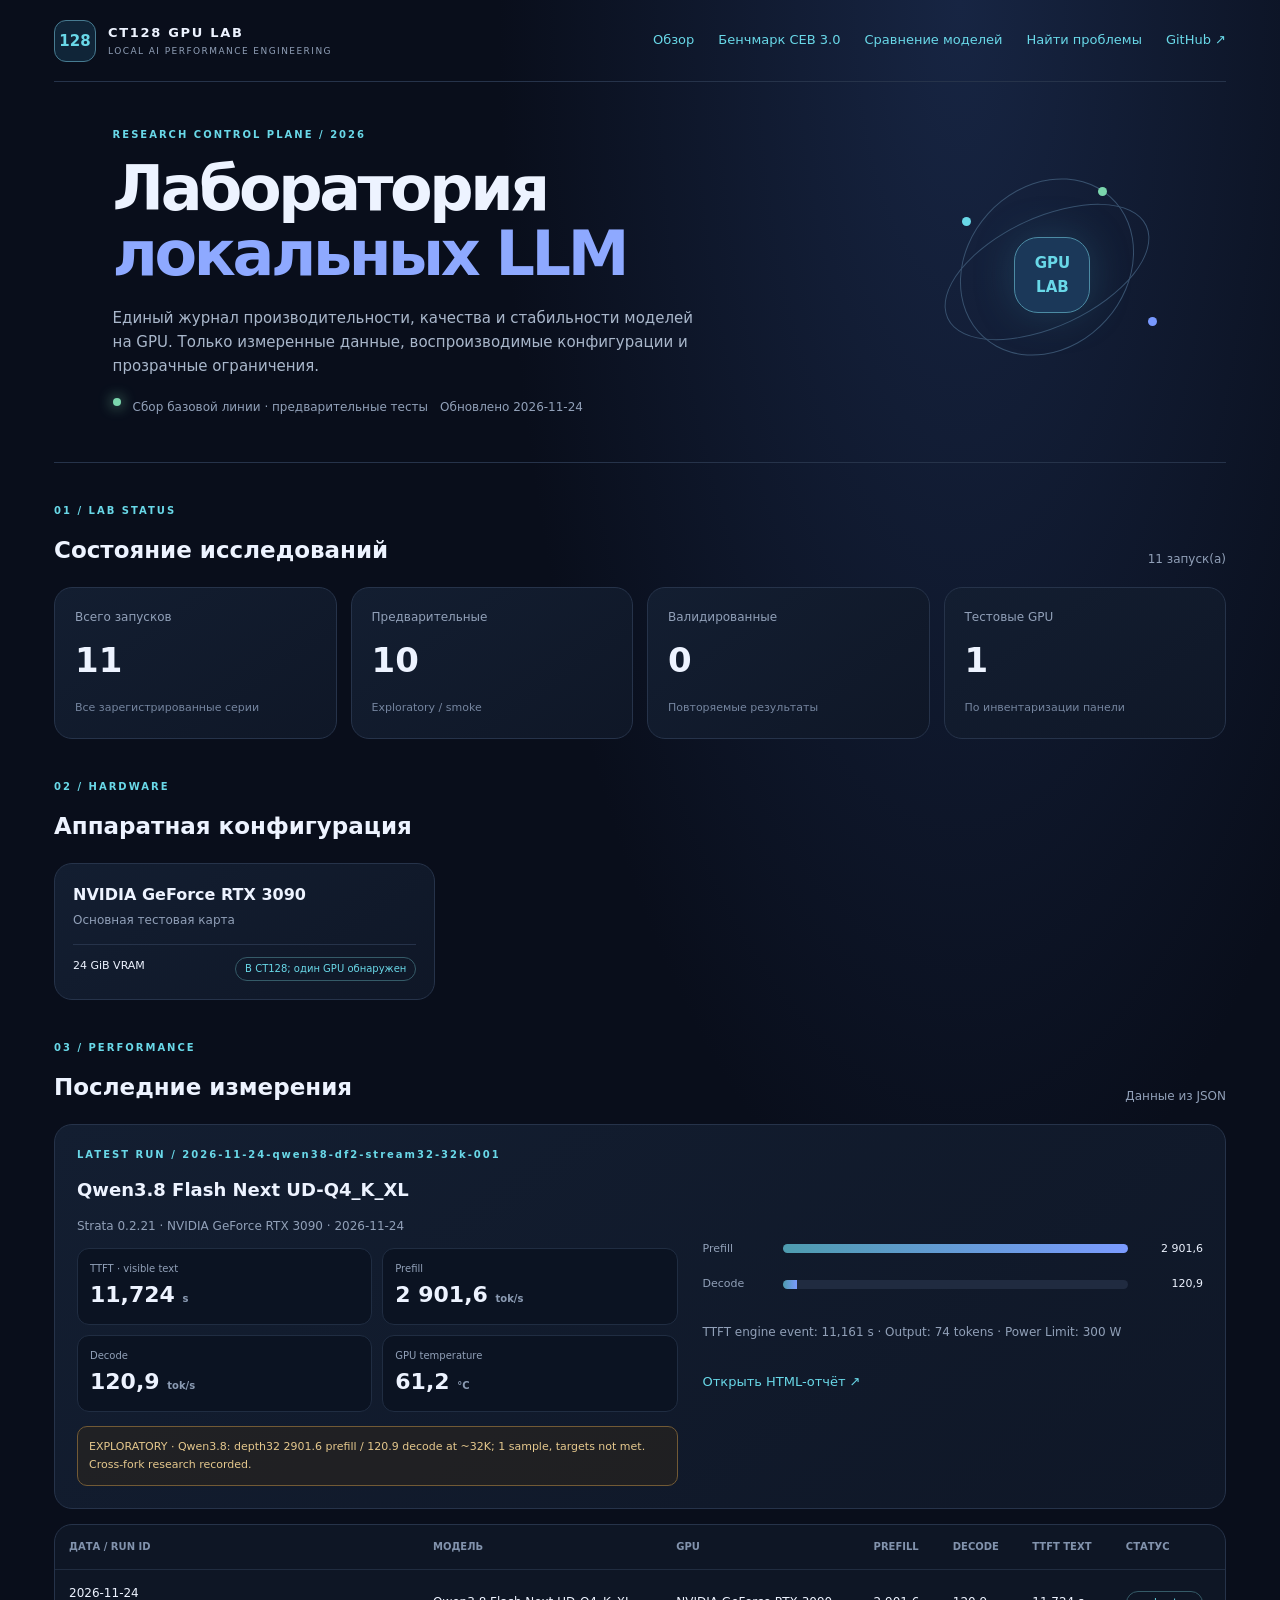
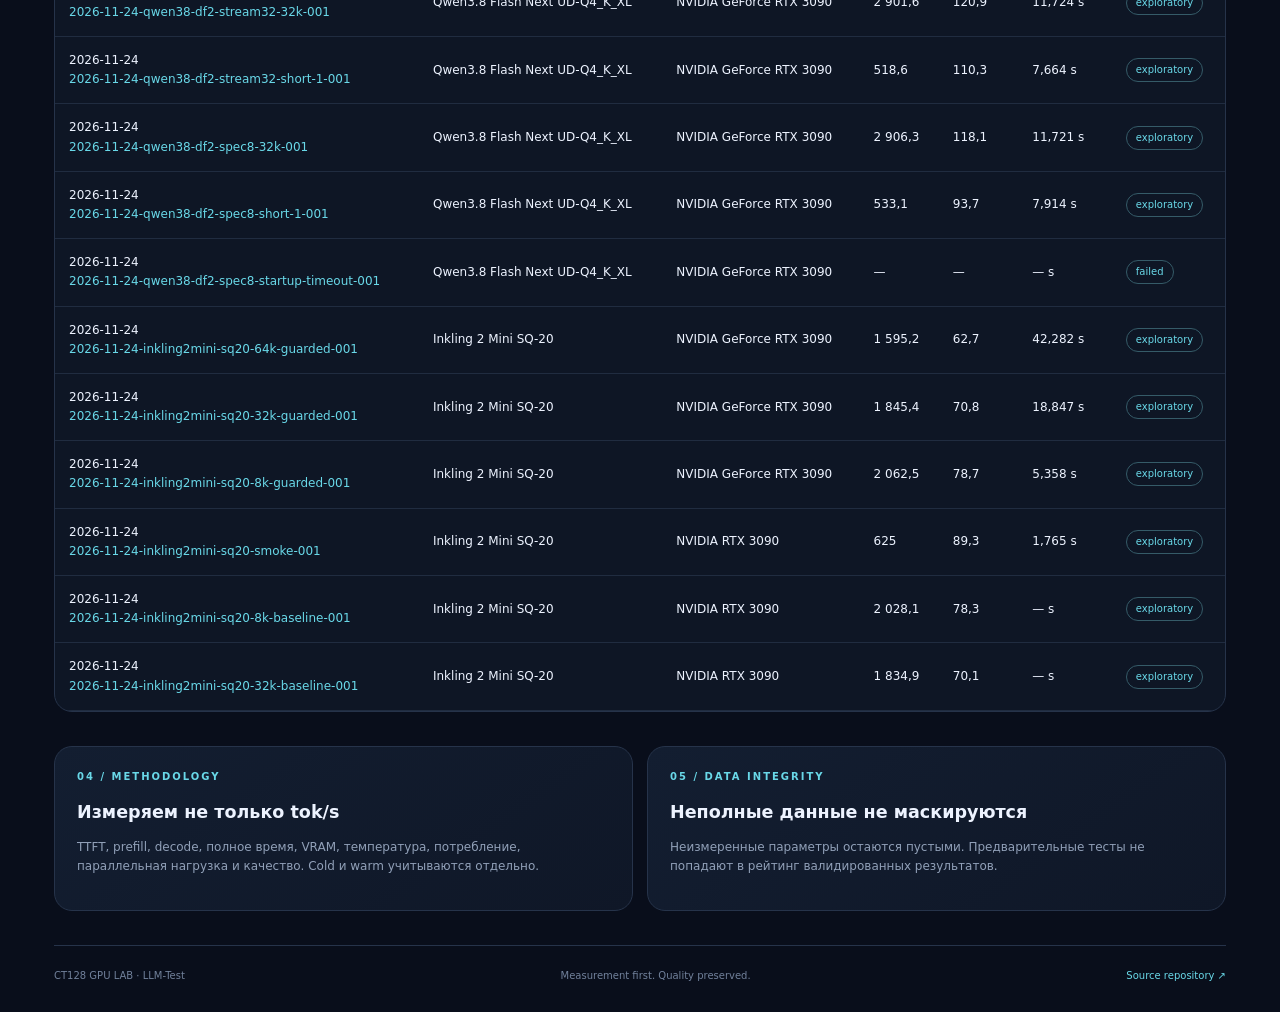
<file: docs/index.html>
<!doctype html><html lang="ru"><head><meta charset="utf-8"><meta name="viewport" content="width=device-width,initial-scale=1"><meta name="theme-color" content="#0b1020"><title>CT128 GPU LAB — Dashboard</title><link rel="stylesheet" href="./assets/style.css"><script defer src="./assets/dashboard.js"></script></head><body><div class="shell">
<header class="topbar"><a class="brand" href="./index.html"><span class="brand-mark">128</span><span><strong>CT128 GPU LAB</strong><small>LOCAL AI PERFORMANCE ENGINEERING</small></span></a><nav><a class="active" href="./index.html">Обзор</a><a href="./ceb/v3/index.html">Бенчмарк CEB 3.0</a><a href="./ceb/v3/index.html#comparison">Сравнение моделей</a><a href="./ceb/v3/index.html#diagnostics">Найти проблемы</a><a href="https://github.com/ZVP-asuai/LLM-Test">GitHub ↗</a></nav></header>
<main><section class="hero"><div><p class="eyebrow">RESEARCH CONTROL PLANE / 2026</p><h1>Лаборатория<br><span>локальных LLM</span></h1><p class="hero-copy">Единый журнал производительности, качества и стабильности моделей на GPU. Только измеренные данные, воспроизводимые конфигурации и прозрачные ограничения.</p><div class="hero-meta"><span class="status-dot"></span><span id="lab-status">Загрузка состояния…</span><span id="updated-date">—</span></div></div><div class="hero-orbit"><div class="orbit orbit-a"></div><div class="orbit orbit-b"></div><div class="core">GPU<br>LAB</div><i class="node node-a"></i><i class="node node-b"></i><i class="node node-c"></i></div></section>
<section class="section-head"><div><p class="eyebrow">01 / LAB STATUS</p><h2>Состояние исследований</h2></div><span class="muted" id="run-count">— запусков</span></section><section class="stat-grid"><article class="stat-card"><span class="stat-label">Всего запусков</span><strong id="stat-total">—</strong><small>Все зарегистрированные серии</small></article><article class="stat-card"><span class="stat-label">Предварительные</span><strong id="stat-exploratory">—</strong><small>Exploratory / smoke</small></article><article class="stat-card"><span class="stat-label">Валидированные</span><strong id="stat-validated">—</strong><small>Повторяемые результаты</small></article><article class="stat-card"><span class="stat-label">Тестовые GPU</span><strong id="stat-gpus">—</strong><small>По инвентаризации панели</small></article></section>
<section class="section-head"><div><p class="eyebrow">02 / HARDWARE</p><h2>Аппаратная конфигурация</h2></div></section><section id="hardware-grid" class="hardware-grid">Загрузка…</section>
<section class="section-head"><div><p class="eyebrow">03 / PERFORMANCE</p><h2>Последние измерения</h2></div><span class="muted">Данные из JSON</span></section><section id="latest-panel" class="latest-panel">Загрузка…</section>
<section class="table-wrap"><table><thead><tr><th>Дата / Run ID</th><th>Модель</th><th>GPU</th><th>Prefill</th><th>Decode</th><th>TTFT text</th><th>Статус</th></tr></thead><tbody id="runs-table"><tr><td colspan="7">Загрузка…</td></tr></tbody></table></section>
<section class="bottom-grid"><article class="info-panel"><p class="eyebrow">04 / METHODOLOGY</p><h3>Измеряем не только tok/s</h3><p>TTFT, prefill, decode, полное время, VRAM, температура, потребление, параллельная нагрузка и качество. Cold и warm учитываются отдельно.</p></article><article class="info-panel"><p class="eyebrow">05 / DATA INTEGRITY</p><h3>Неполные данные не маскируются</h3><p>Неизмеренные параметры остаются пустыми. Предварительные тесты не попадают в рейтинг валидированных результатов.</p></article></section></main>
<footer><span>CT128 GPU LAB · LLM-Test</span><span>Measurement first. Quality preserved.</span><a href="https://github.com/ZVP-asuai/LLM-Test">Source repository ↗</a></footer></div></body></html>
</file>
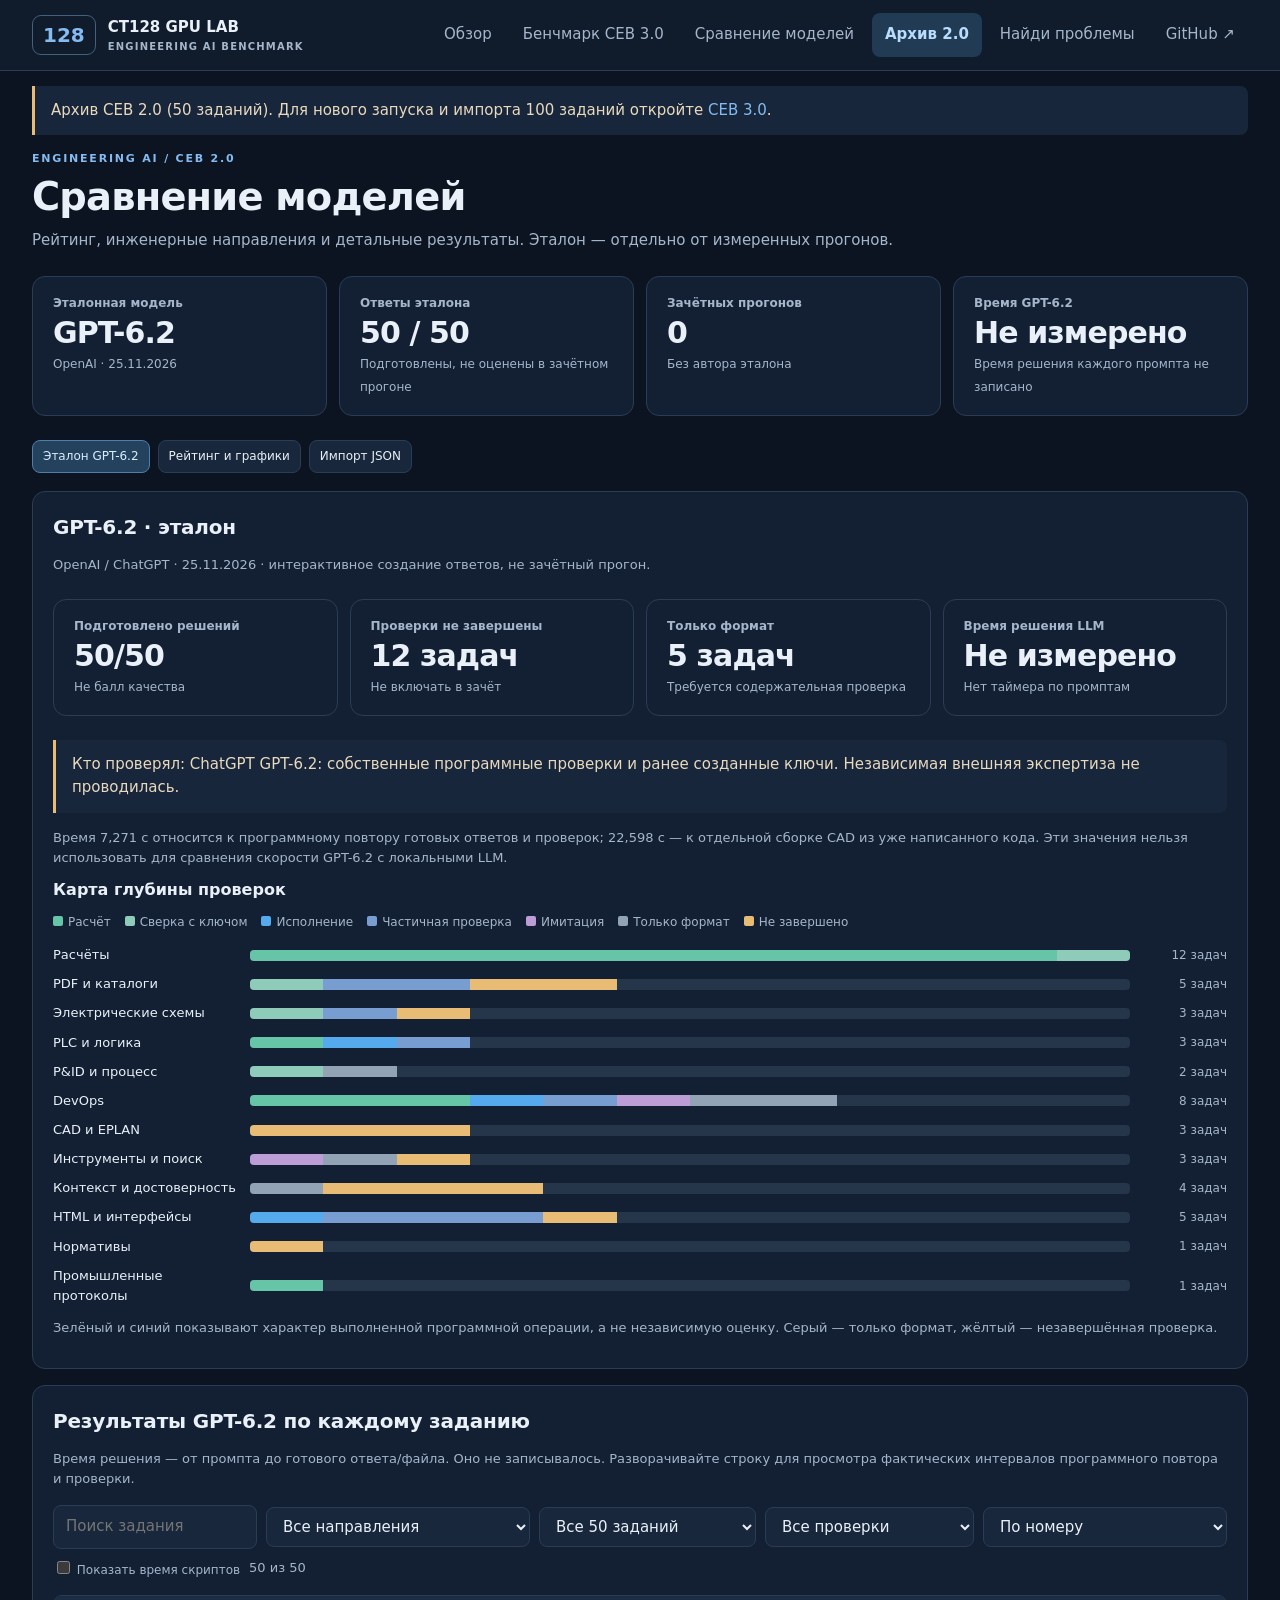
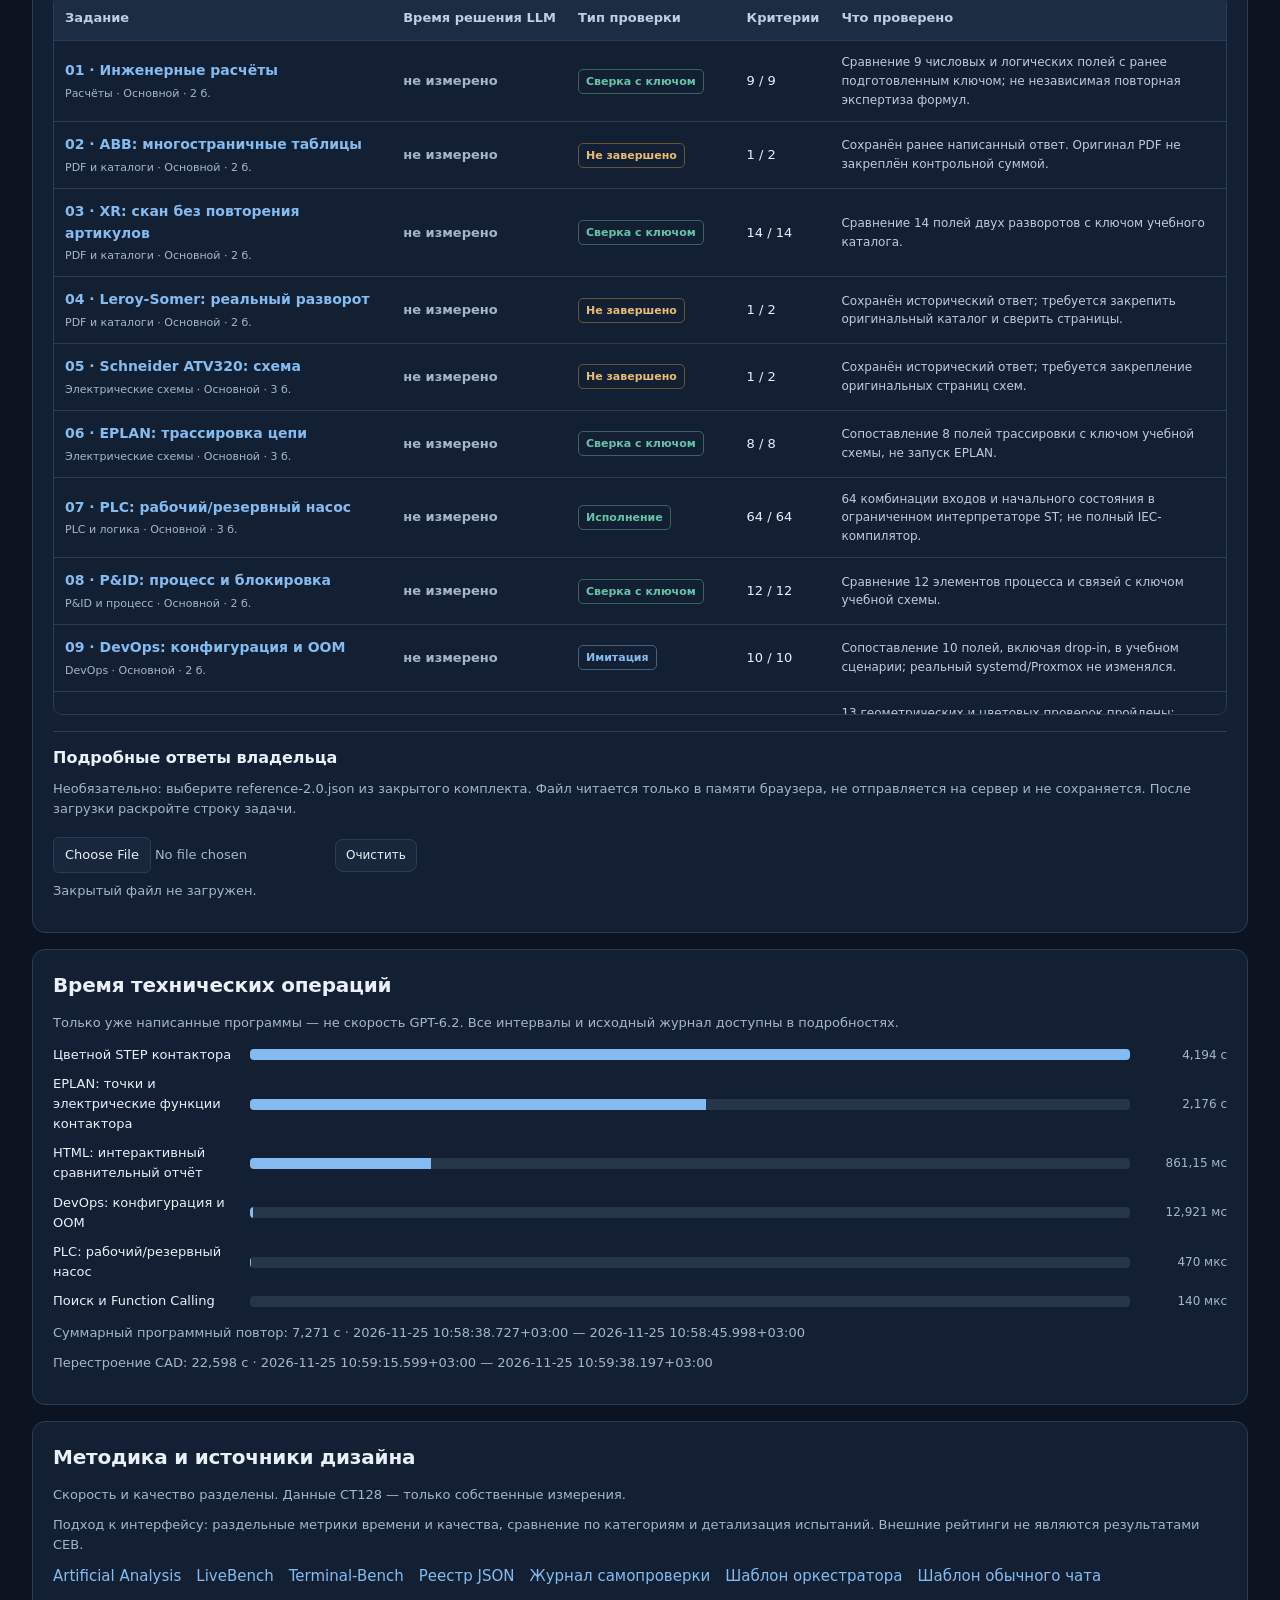
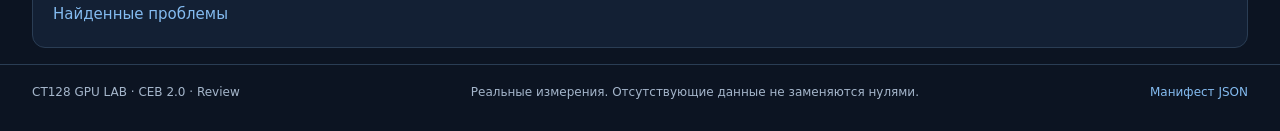
<file: docs/ceb/v2/index.html>
<!doctype html><html lang="ru"><head><meta charset="utf-8"><meta name="viewport" content="width=device-width,initial-scale=1"><meta name="theme-color" content="#0c1422"><title>CEB 2.0 — сравнение моделей | CT128 GPU LAB</title><link rel="stylesheet" href="../dashboard.css"><script defer src="./import-validator.js"></script><script defer src="../dashboard.js"></script></head><body data-view="results" data-base="../"><header class="top"><div class="wrap"><a class="brand" href="../../index.html"><span class="mark">128</span><span>CT128 GPU LAB<small>ENGINEERING AI BENCHMARK</small></span></a><nav aria-label="Навигация"><a href="../../index.html">Обзор</a><a  href="../v3/index.html">Бенчмарк CEB 3.0</a><a href="../v3/index.html#comparison">Сравнение моделей</a><a class="active" aria-current="page" href="../v2/index.html">Архив 2.0</a><a href="../diagnostics.html">Найди проблемы</a><a href="https://github.com/ZVP-asuai/LLM-Test">GitHub ↗</a></nav></div></header><div class="wrap"><p class="notice">Архив CEB 2.0 (50 заданий). Для нового запуска и импорта 100 заданий откройте <a href="../v3/index.html">CEB 3.0</a>.</p></div><main class="wrap" id="app"><p class="eyebrow">CEB 2.0 / АРХИВ</p><h1>Архив сравнения CEB 2.0</h1><p class="intro">Загрузка исторических результатов 50 заданий. Для новых испытаний используйте CEB 3.0.</p><noscript>Для просмотра требуется JavaScript. <a href="../tasks.json">Манифест JSON</a>.</noscript></main><footer><div class="wrap"><span>CT128 GPU LAB · CEB 2.0 · Review</span><span>Реальные измерения. Отсутствующие данные не заменяются нулями.</span><a href="../tasks.json">Манифест JSON</a></div></footer></body></html>
</file>
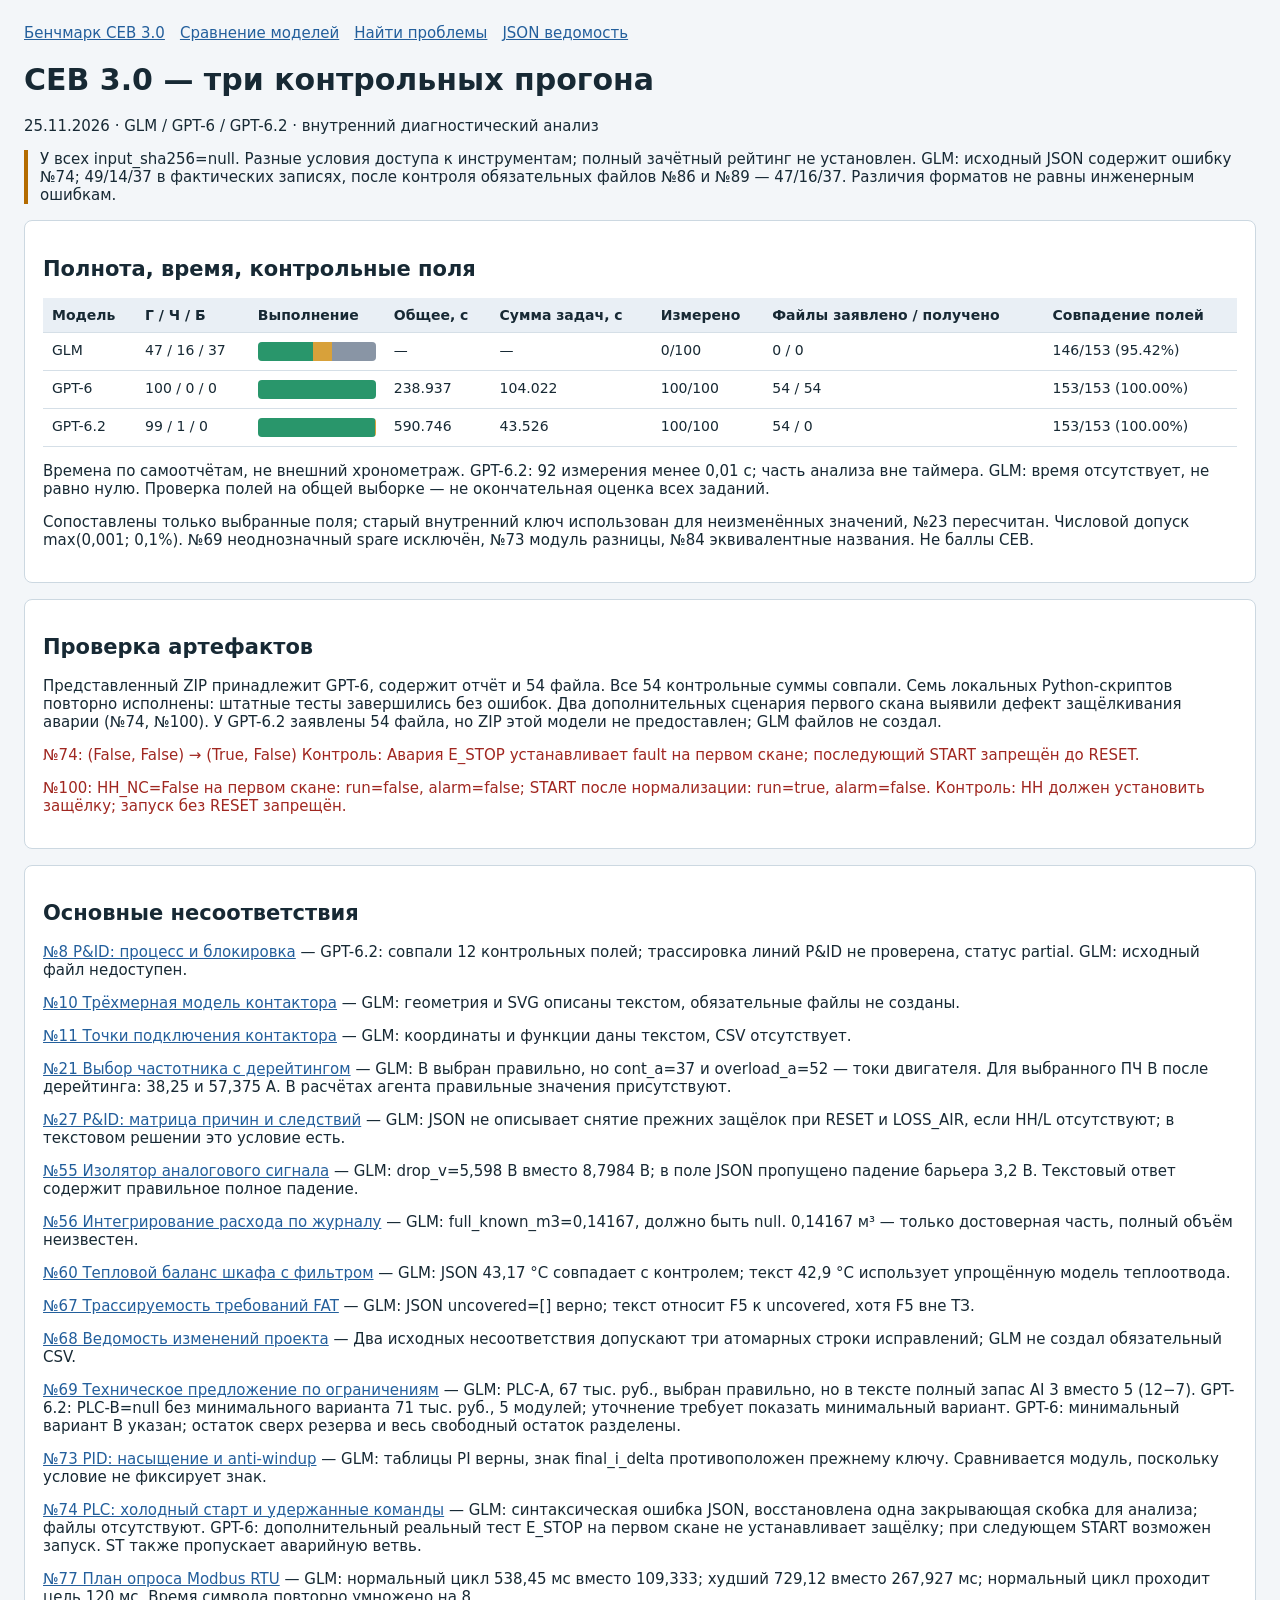
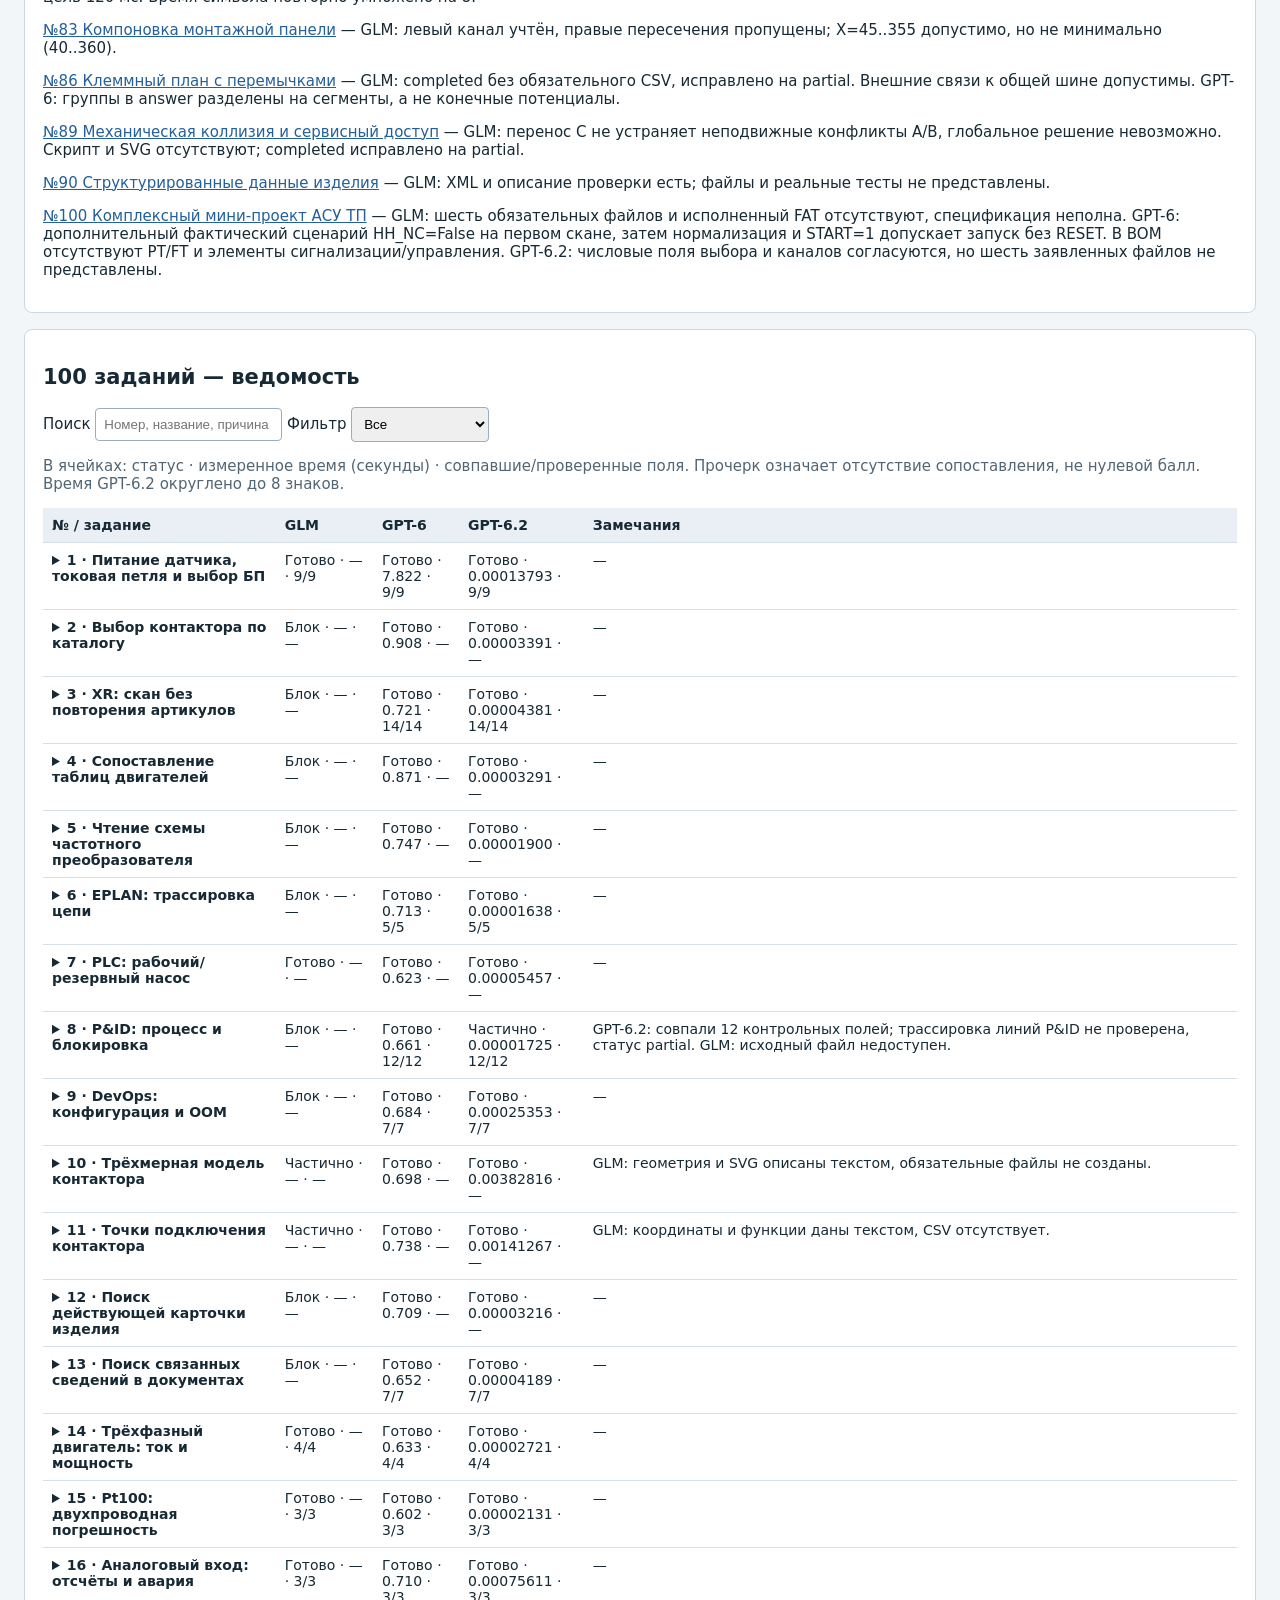
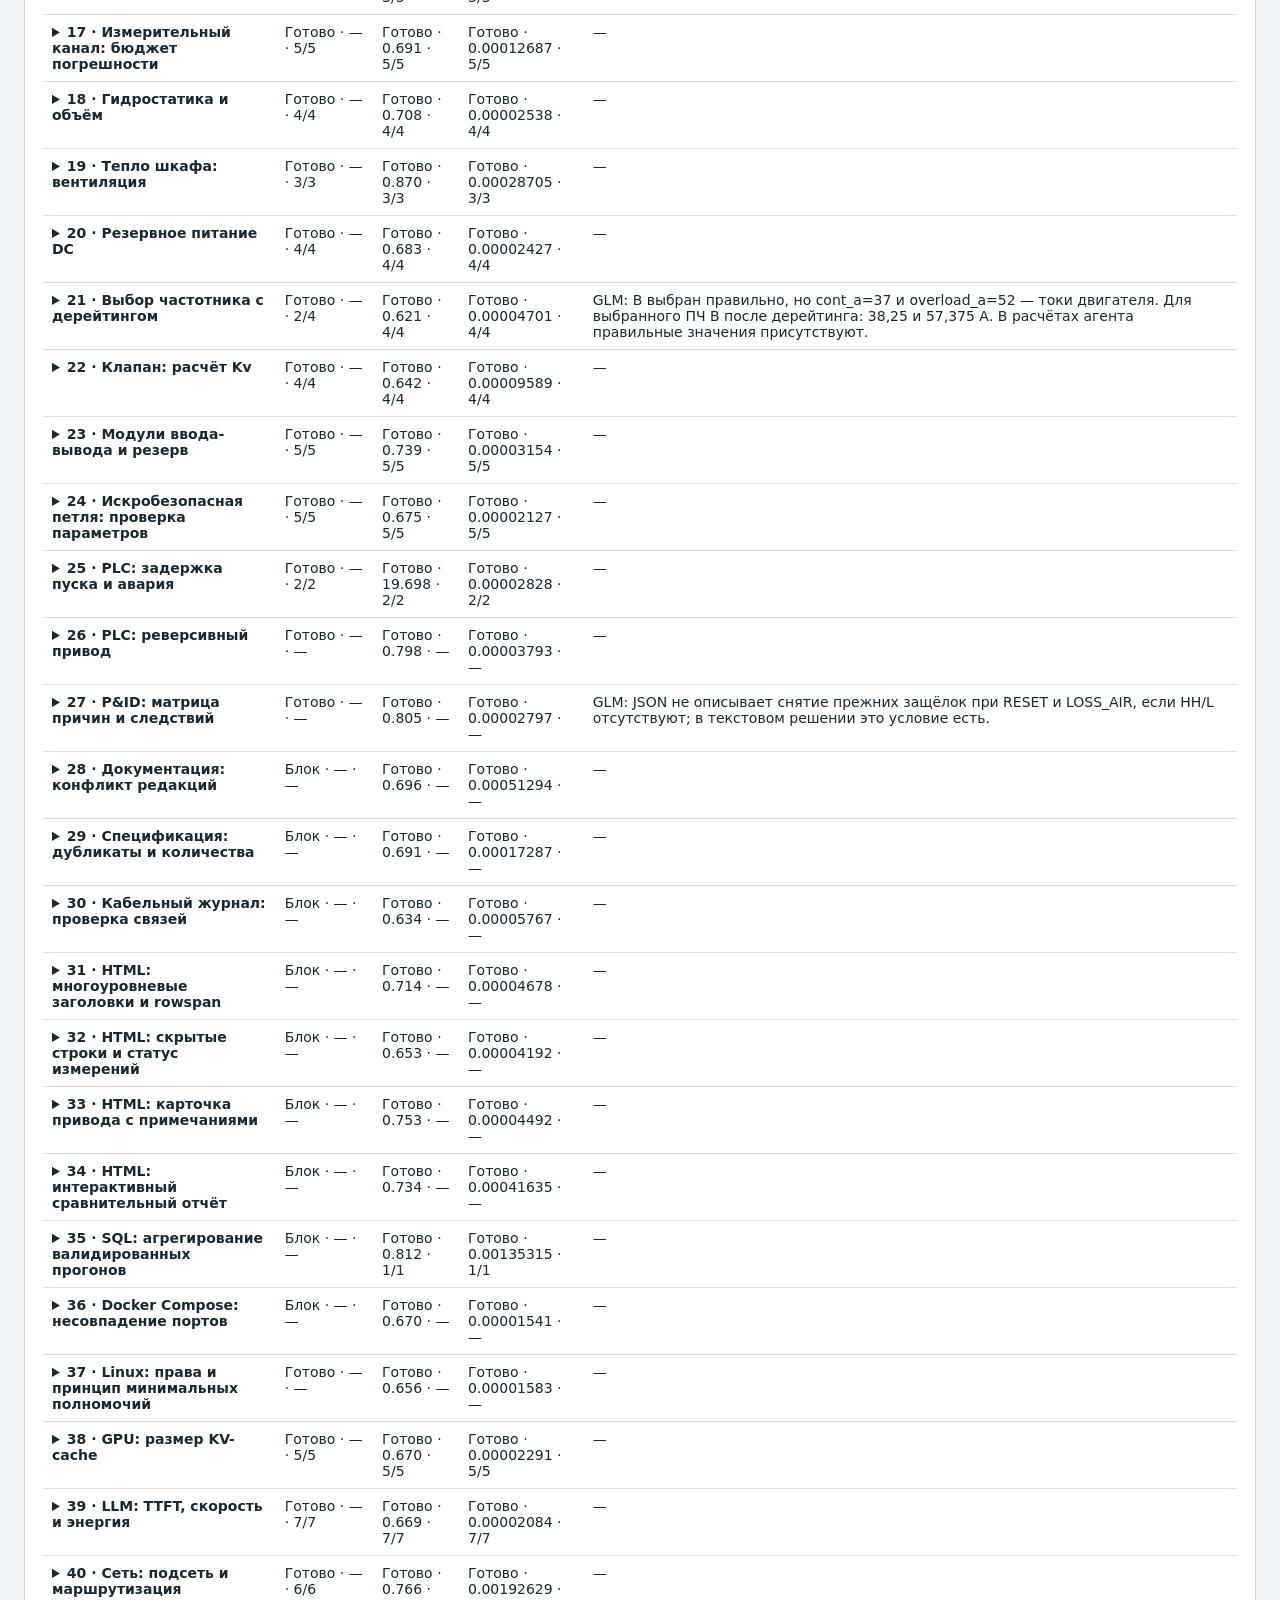
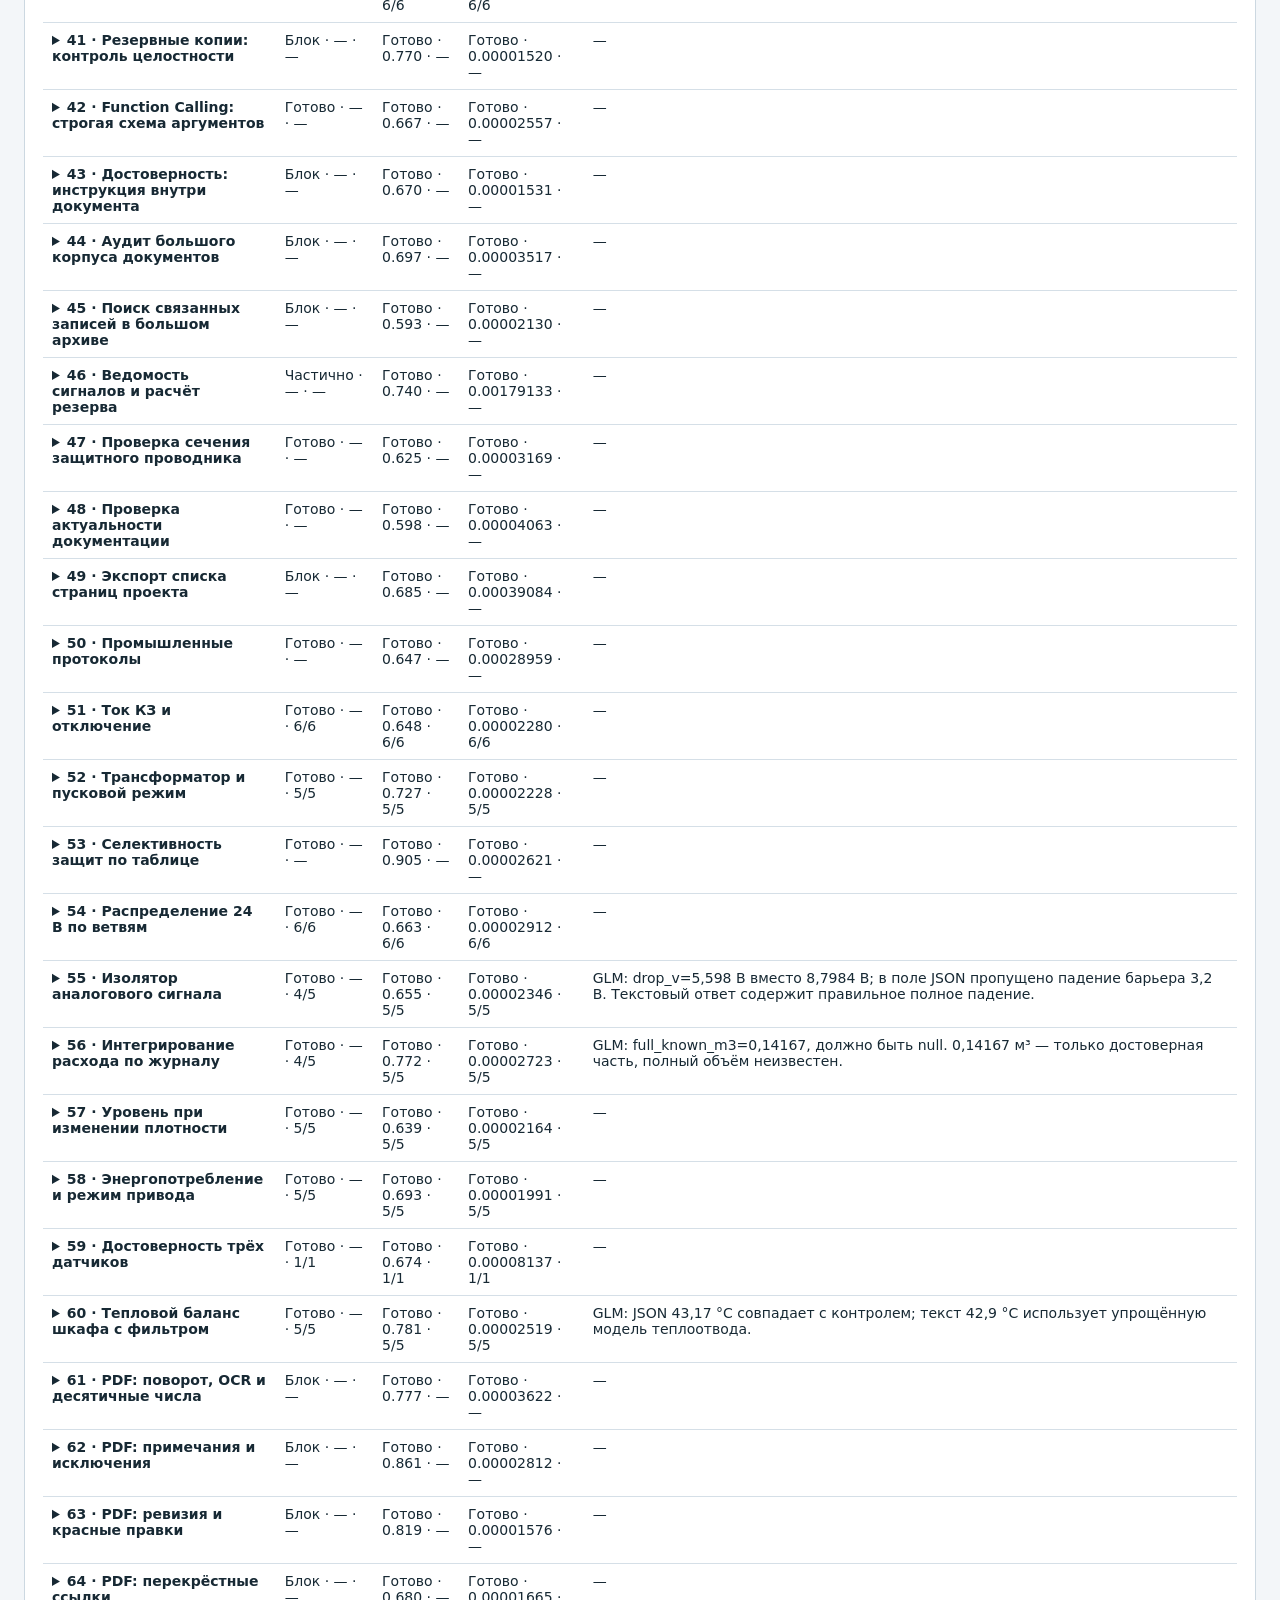
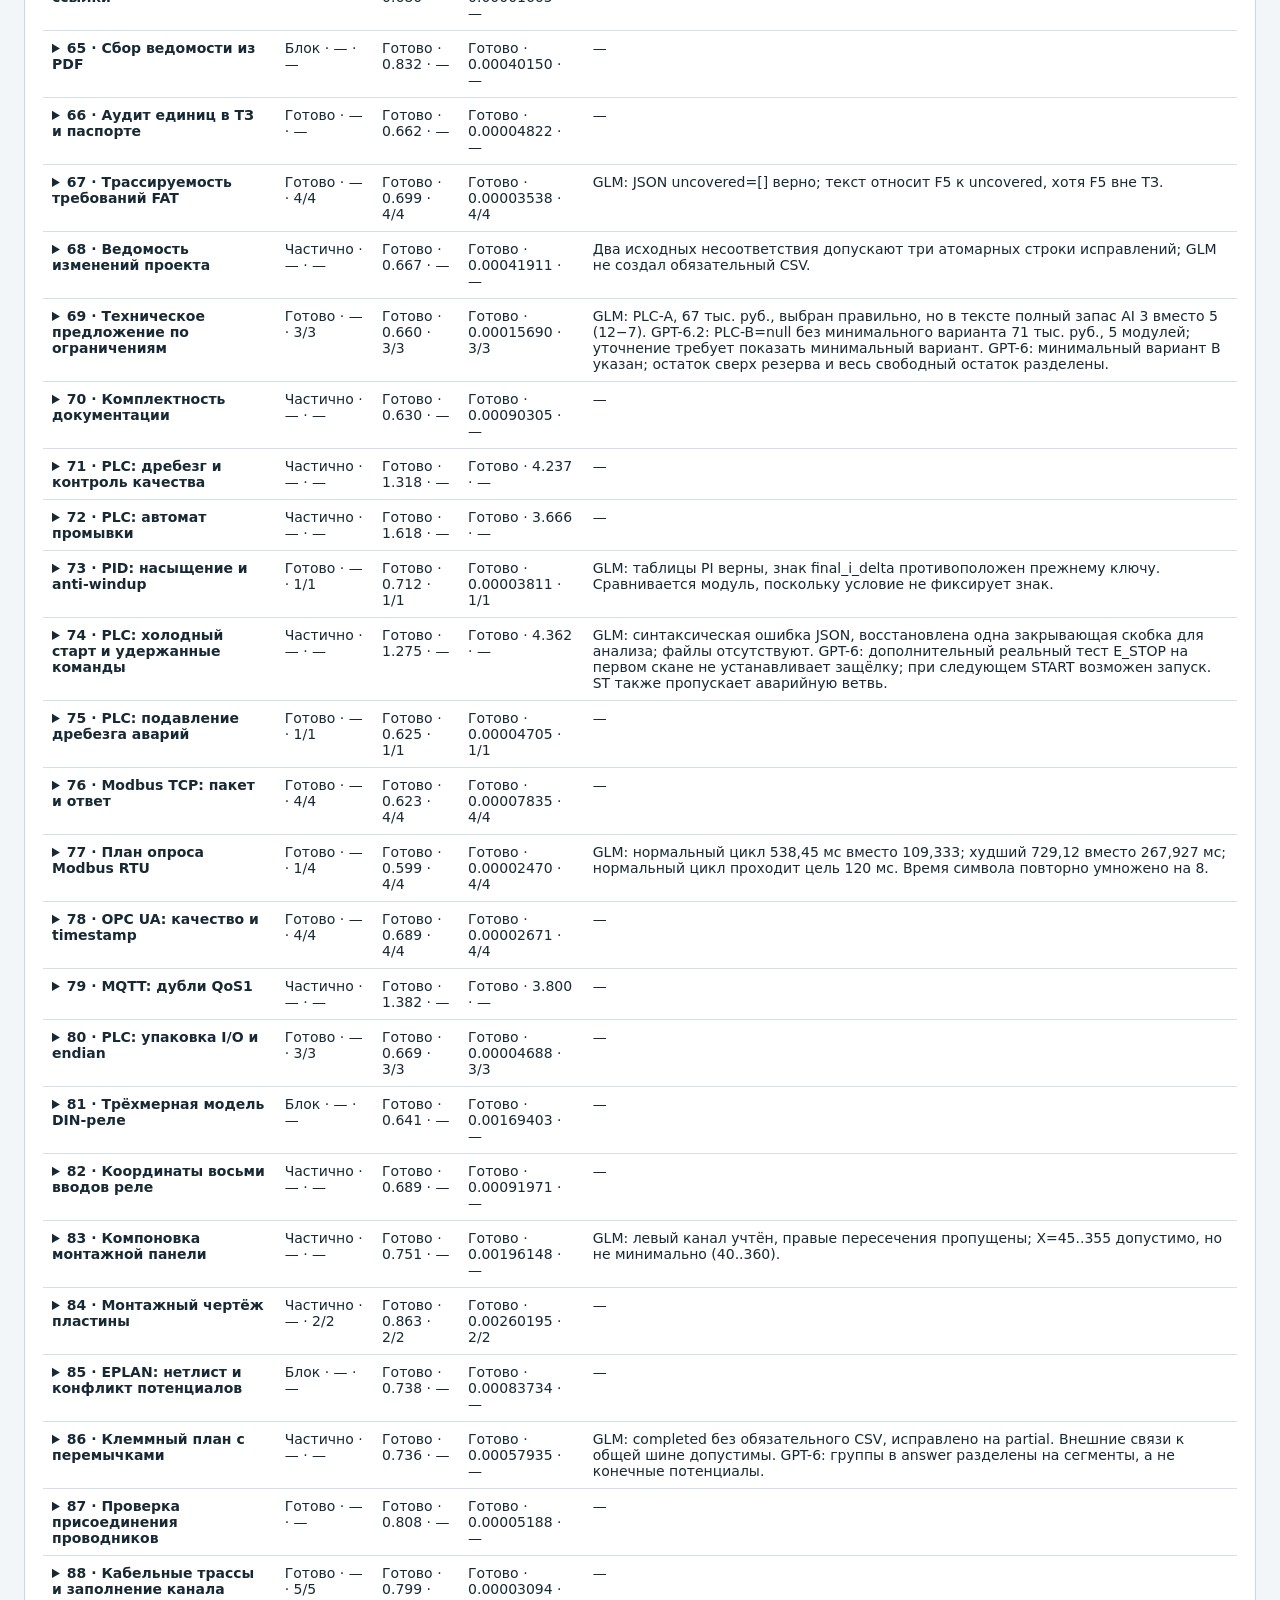
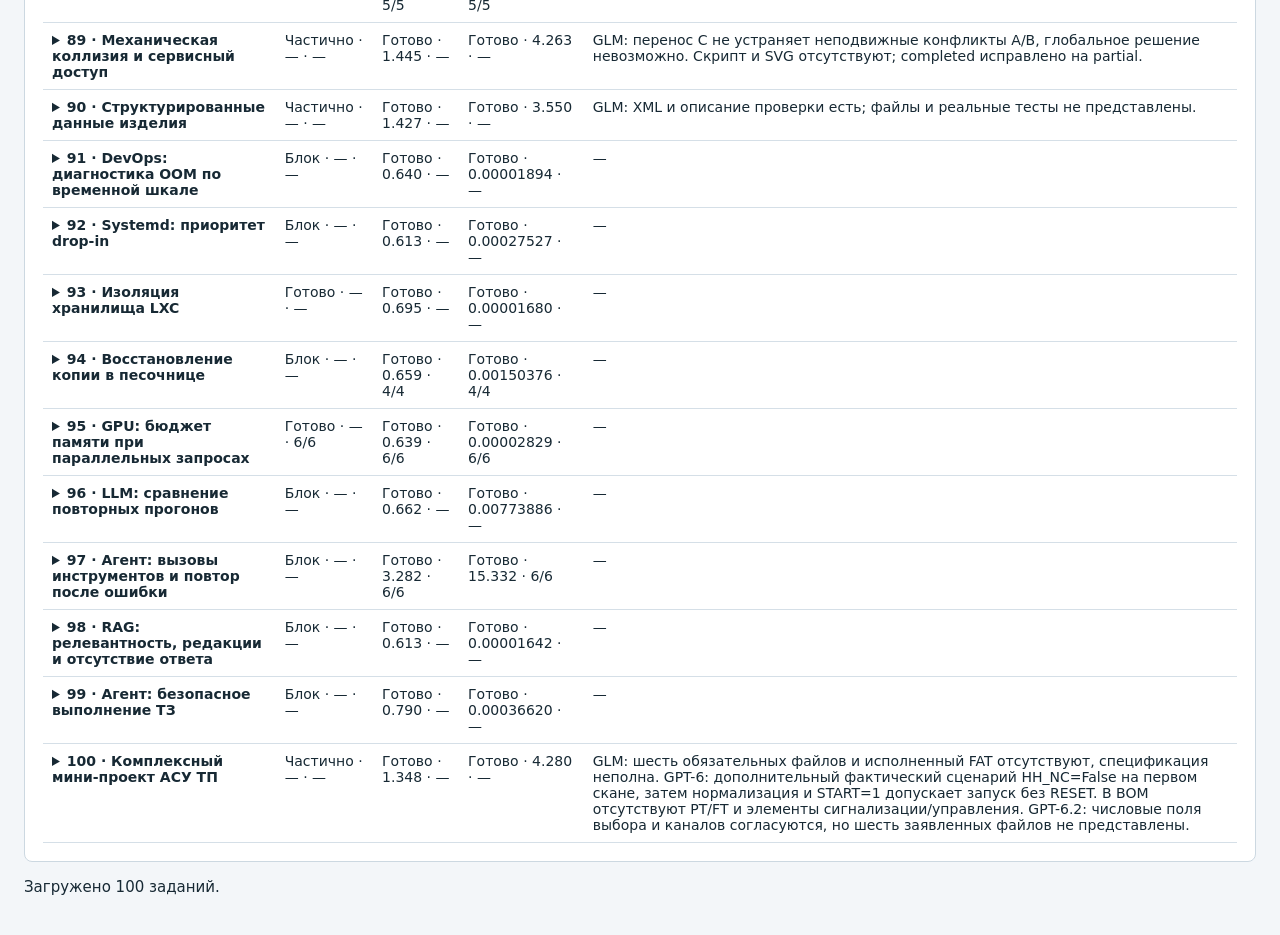
<file: docs/ceb/v3/run-review-20261125.html>
<!doctype html><html lang="ru"><head><meta charset="utf-8"><meta name="viewport" content="width=device-width,initial-scale=1"><title>CEB 3.0 — контрольные прогоны GLM, GPT-6, GPT-6.2</title><style>body{font:15px system-ui;color:#172934;background:#f3f6f9;margin:0}main{max-width:1400px;margin:auto;padding:24px}a{color:#235f9c}section{background:white;border:1px solid #ccd8e1;border-radius:8px;margin:16px 0;padding:18px}h1{font-size:30px}h2{font-size:21px}table{border-collapse:collapse;width:100%;font-size:14px}th,td{text-align:left;vertical-align:top;padding:9px;border-bottom:1px solid #d5dfe7}th{background:#e9eff5}small,.muted{color:#526574}.scroll{overflow:auto}.warn{border-left:4px solid #b36b00;padding-left:12px}.bar{display:flex;height:19px;border-radius:4px;overflow:hidden;background:#e9eff5}.c{background:#29966b}.p{background:#d8a13a}.b{background:#8995a5}.bad{color:#a02720}.ok{color:#14663b}input,select{padding:8px;border:1px solid #9baebb;border-radius:4px}summary{cursor:pointer;font-weight:600}details p{white-space:pre-wrap}nav a{margin-right:15px}@media(max-width:700px){main{padding:10px}section{padding:10px}th,td{min-width:90px}}</style></head><body><main><nav><a href="index.html">Бенчмарк CEB 3.0</a><a href="index.html#comparison">Сравнение моделей</a><a href="index.html#diagnostics">Найти проблемы</a><a href="run-review-20261125.json">JSON ведомость</a></nav><h1>CEB 3.0 — три контрольных прогона</h1><p>25.11.2026 · GLM / GPT-6 / GPT-6.2 · внутренний диагностический анализ</p><p class="warn">У всех input_sha256=null. Разные условия доступа к инструментам; полный зачётный рейтинг не установлен. GLM: исходный JSON содержит ошибку №74; 49/14/37 в фактических записях, после контроля обязательных файлов №86 и №89 — 47/16/37. Различия форматов не равны инженерным ошибкам.</p><section><h2>Полнота, время, контрольные поля</h2><div class="scroll"><table id="summary"></table></div><p>Времена по самоотчётам, не внешний хронометраж. GPT-6.2: 92 измерения менее 0,01 с; часть анализа вне таймера. GLM: время отсутствует, не равно нулю. Проверка полей на общей выборке — не окончательная оценка всех заданий.</p><p id="method"></p></section><section><h2>Проверка артефактов</h2><p>Представленный ZIP принадлежит GPT-6, содержит отчёт и 54 файла. Все 54 контрольные суммы совпали. Семь локальных Python-скриптов повторно исполнены: штатные тесты завершились без ошибок. Два дополнительных сценария первого скана выявили дефект защёлкивания аварии (№74, №100). У GPT-6.2 заявлены 54 файла, но ZIP этой модели не предоставлен; GLM файлов не создал.</p><div id="replay"></div></section><section><h2>Основные несоответствия</h2><div id="findings"></div></section><section><h2>100 заданий — ведомость</h2><label>Поиск <input id="query" placeholder="Номер, название, причина"></label> <label>Фильтр <select id="filter"><option value="all">Все</option><option value="notes">С замечаниями</option><option value="blocked">GLM blocked</option><option value="common">Общая выборка</option></select></label><p class="muted">В ячейках: статус · измеренное время (секунды) · совпавшие/проверенные поля. Прочерк означает отсутствие сопоставления, не нулевой балл. Время GPT-6.2 округлено до 8 знаков.</p><div class="scroll"><table id="tasks"></table></div></section><p id="load" role="status"></p></main><script>const el=(tag,t)=>{const n=document.createElement(tag);if(t!==undefined)n.textContent=t;return n};function tr(table,values,head=false){const row=el('tr');for(const v of values){const c=el(head?'th':'td');if(v instanceof Node)c.append(v);else c.textContent=v??'—';row.append(c)}table.append(row)}const fmt=x=>x===null?'—':x<.01?x.toFixed(8):x.toFixed(3);const st={completed:'Готово',partial:'Частично',blocked:'Блок'};fetch('run-review-20261125.json',{cache:'no-cache'}).then(r=>{if(!r.ok)throw Error(r.status);return r.json()}).then(d=>{const s=document.querySelector('#summary');tr(s,['Модель','Г / Ч / Б','Выполнение','Общее, с','Сумма задач, с','Измерено','Файлы заявлено / получено','Совпадение полей'],true);for(const r of d.runs){const bar=el('div');bar.className='bar';for(const [k,cl] of [['completed','c'],['partial','p'],['blocked','b']]){const v=el('span');v.className=cl;v.style.width=r[k]+'%';bar.append(v)}tr(s,[r.model,r.completed+' / '+r.partial+' / '+r.blocked,bar,fmt(r.total_seconds),fmt(r.solve_seconds),r.measured+'/100',r.claimed_files+' / '+r.received_files,r.matching+'/'+r.checked+' ('+(100*r.matching/r.checked).toFixed(2)+'%)'])}document.querySelector('#method').textContent=d.common.method;for(const v of d.artifact_audit.extra_failures){const p=el('p','№'+v.number+': '+v.observed+' Контроль: '+v.expected);p.className='bad';document.querySelector('#replay').append(p)}for(const t of d.tasks.filter(t=>t.notes.length)){const p=el('p');const a=el('a','№'+t.number+' '+t.title);a.href='#task'+t.number;p.append(a,document.createTextNode(' — '+t.notes.join(' ')));document.querySelector('#findings').append(p)}const q=document.querySelector('#query'),f=document.querySelector('#filter'),table=document.querySelector('#tasks');function render(){table.replaceChildren();tr(table,['№ / задание','GLM','GPT-6','GPT-6.2','Замечания'],true);for(const t of d.tasks){const text=[t.number,t.title,t.group,...t.notes].join(' ').toLowerCase();if(!text.includes(q.value.toLowerCase())||f.value==='notes'&&!t.notes.length||f.value==='blocked'&&t.glm.status!=='blocked'||f.value==='common'&&!d.common.task_numbers.includes(t.number))continue;const det=el('details');det.id='task'+t.number;det.append(el('summary',t.number+' · '+t.title),el('p',t.conditions));if(t.required_artifacts.length)det.append(el('p','Обязательные файлы: '+t.required_artifacts.join(', ')));const cells=['glm','gpt6','gpt62'].map(k=>{const x=t[k];return st[x.status]+' · '+fmt(x.wall_seconds)+' · '+(x.checked?x.matching+'/'+x.checked:'—')});tr(table,[det,...cells,t.notes.join(' ')||'—'])}}q.oninput=f.onchange=render;render();document.querySelector('#load').textContent='Загружено '+d.tasks.length+' заданий.'}).catch(e=>document.querySelector('#load').textContent='Ошибка загрузки: '+e.message)</script></body></html>
</file>
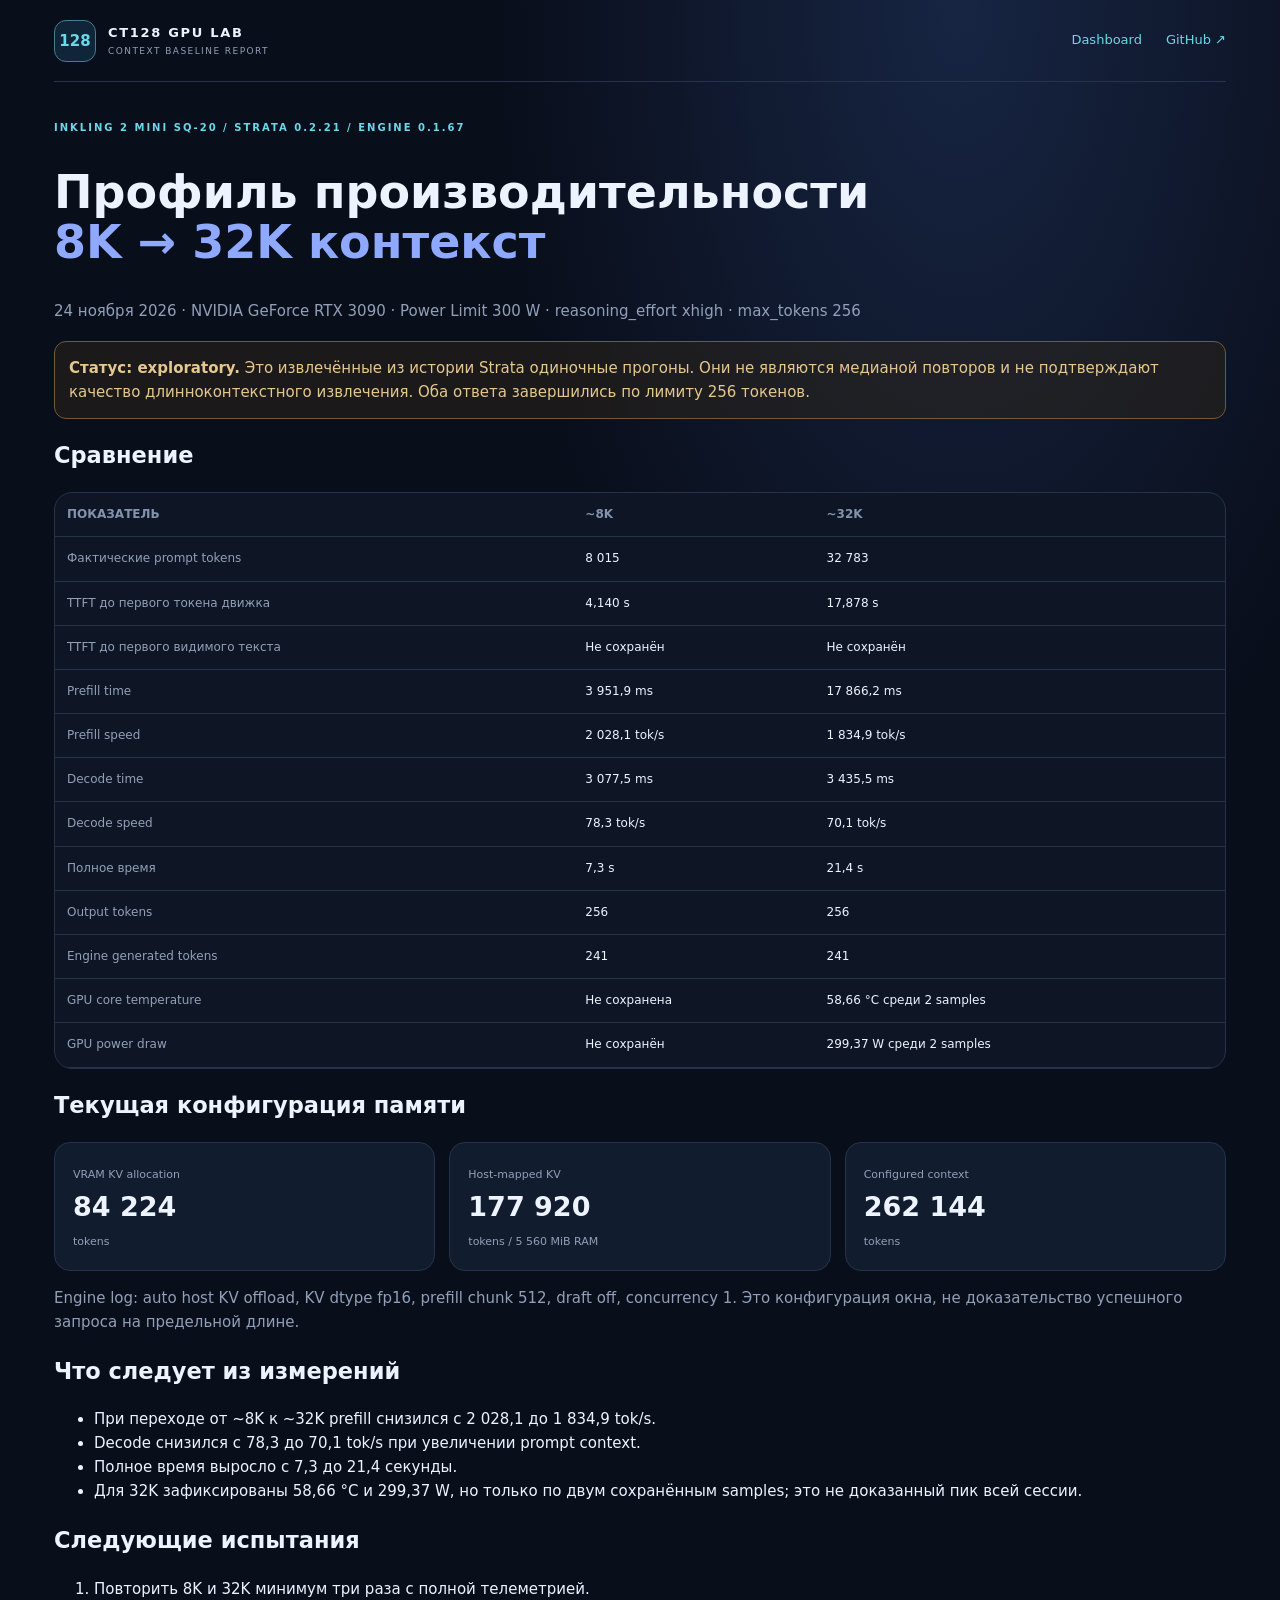
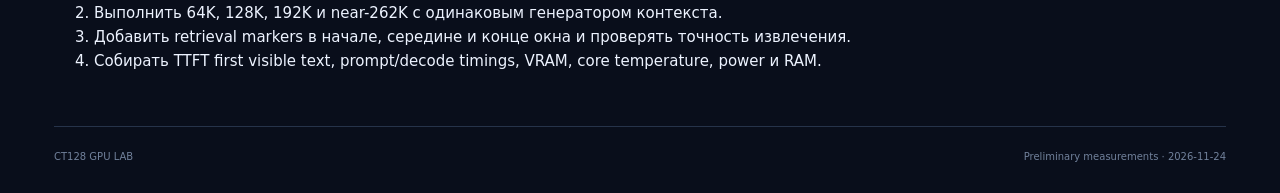
<file: docs/reports/2026/2026-11-24-inkling2mini-sq20-context-baseline.html>
<!doctype html>
<html lang="ru"><head><meta charset="utf-8"><meta name="viewport" content="width=device-width,initial-scale=1"><title>Inkling 2 Mini SQ-20 · Context baseline</title><link rel="stylesheet" href="../../assets/style.css"><style>.report{padding:38px 0}.report h1{font-size:clamp(30px,4vw,46px);line-height:1.1}.sub{color:var(--muted)}.grid{display:grid;grid-template-columns:repeat(3,1fr);gap:14px}.tile{padding:18px;border:1px solid var(--line);border-radius:16px;background:#111c2e}.tile strong{display:block;font-size:27px}.tile span{color:var(--muted);font-size:11px}.note{padding:14px;border:1px solid #725a35;background:#33281770;color:#e5c88d;border-radius:12px;margin:18px 0}.report table{width:100%;border-collapse:collapse}.report td,.report th{padding:12px;border-bottom:1px solid var(--line);text-align:left;font-size:12px}.report td:first-child{color:var(--muted)}@media(max-width:700px){.grid{grid-template-columns:1fr}}</style></head>
<body><div class="shell"><header class="topbar"><a class="brand" href="../../index.html"><span class="brand-mark">128</span><span><strong>CT128 GPU LAB</strong><small>CONTEXT BASELINE REPORT</small></span></a><nav><a href="../../index.html">Dashboard</a><a href="https://github.com/ZVP-asuai/LLM-Test">GitHub ↗</a></nav></header><main class="report"><p class="eyebrow">INKLING 2 MINI SQ-20 / STRATA 0.2.21 / ENGINE 0.1.67</p><h1>Профиль производительности<br><span style="color:#8ea9ff">8K → 32K контекст</span></h1><p class="sub">24 ноября 2026 · NVIDIA GeForce RTX 3090 · Power Limit 300 W · reasoning_effort xhigh · max_tokens 256</p>
<div class="note"><strong>Статус: exploratory.</strong> Это извлечённые из истории Strata одиночные прогоны. Они не являются медианой повторов и не подтверждают качество длинноконтекстного извлечения. Оба ответа завершились по лимиту 256 токенов.</div>
<section class="section"><h2>Сравнение</h2><div class="table-wrap"><table><thead><tr><th>Показатель</th><th>~8K</th><th>~32K</th></tr></thead><tbody>
<tr><td>Фактические prompt tokens</td><td>8 015</td><td>32 783</td></tr>
<tr><td>TTFT до первого токена движка</td><td>4,140 s</td><td>17,878 s</td></tr>
<tr><td>TTFT до первого видимого текста</td><td>Не сохранён</td><td>Не сохранён</td></tr>
<tr><td>Prefill time</td><td>3 951,9 ms</td><td>17 866,2 ms</td></tr>
<tr><td>Prefill speed</td><td>2 028,1 tok/s</td><td>1 834,9 tok/s</td></tr>
<tr><td>Decode time</td><td>3 077,5 ms</td><td>3 435,5 ms</td></tr>
<tr><td>Decode speed</td><td>78,3 tok/s</td><td>70,1 tok/s</td></tr>
<tr><td>Полное время</td><td>7,3 s</td><td>21,4 s</td></tr>
<tr><td>Output tokens</td><td>256</td><td>256</td></tr>
<tr><td>Engine generated tokens</td><td>241</td><td>241</td></tr>
<tr><td>GPU core temperature</td><td>Не сохранена</td><td>58,66 °C среди 2 samples</td></tr>
<tr><td>GPU power draw</td><td>Не сохранён</td><td>299,37 W среди 2 samples</td></tr>
</tbody></table></div></section>
<section class="section"><h2>Текущая конфигурация памяти</h2><div class="grid"><div class="tile"><span>VRAM KV allocation</span><strong>84 224</strong><span>tokens</span></div><div class="tile"><span>Host-mapped KV</span><strong>177 920</strong><span>tokens / 5 560 MiB RAM</span></div><div class="tile"><span>Configured context</span><strong>262 144</strong><span>tokens</span></div></div><p class="sub">Engine log: auto host KV offload, KV dtype fp16, prefill chunk 512, draft off, concurrency 1. Это конфигурация окна, не доказательство успешного запроса на предельной длине.</p></section>
<section class="section"><h2>Что следует из измерений</h2><ul><li>При переходе от ~8K к ~32K prefill снизился с 2 028,1 до 1 834,9 tok/s.</li><li>Decode снизился с 78,3 до 70,1 tok/s при увеличении prompt context.</li><li>Полное время выросло с 7,3 до 21,4 секунды.</li><li>Для 32K зафиксированы 58,66 °C и 299,37 W, но только по двум сохранённым samples; это не доказанный пик всей сессии.</li></ul></section>
<section class="section"><h2>Следующие испытания</h2><ol><li>Повторить 8K и 32K минимум три раза с полной телеметрией.</li><li>Выполнить 64K, 128K, 192K и near-262K с одинаковым генератором контекста.</li><li>Добавить retrieval markers в начале, середине и конце окна и проверять точность извлечения.</li><li>Собирать TTFT first visible text, prompt/decode timings, VRAM, core temperature, power и RAM.</li></ol></section></main><footer><span>CT128 GPU LAB</span><span>Preliminary measurements · 2026-11-24</span></footer></div></body></html>
</file>
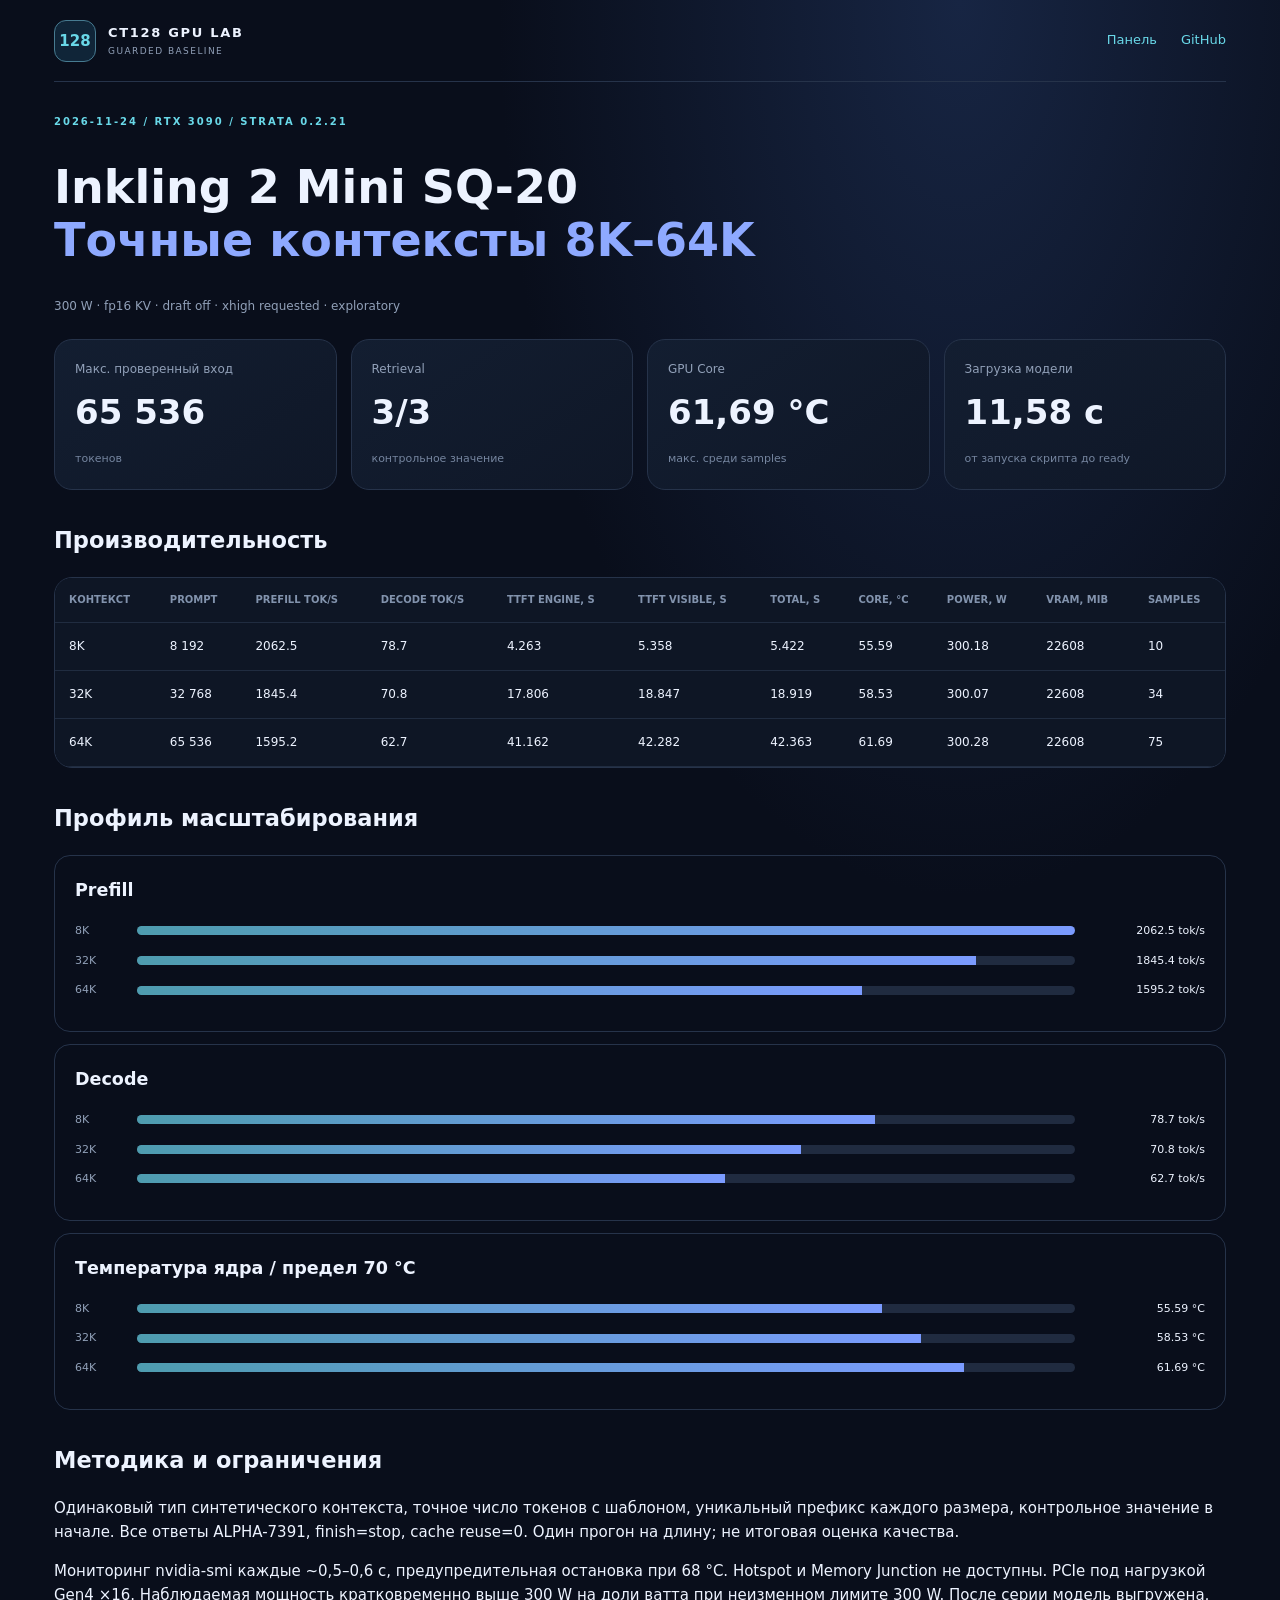
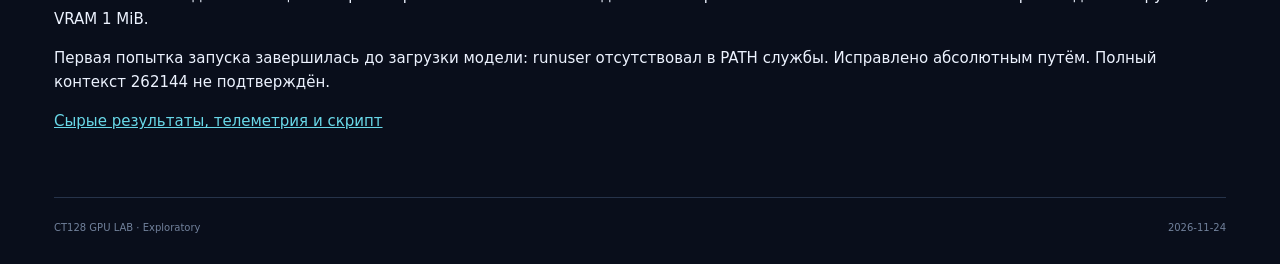
<file: docs/reports/2026/2026-11-24-inkling2mini-sq20-guarded-baseline.html>
<!doctype html><html lang="ru"><head><meta charset="utf-8"><meta name="viewport" content="width=device-width,initial-scale=1"><title>Inkling SQ-20 — 8K–64K · CT128</title><link rel="stylesheet" href="../../assets/style.css"><style>.report{padding:32px 0}.report h1{font-size:clamp(28px,4vw,46px);line-height:1.15}.report .stat-grid{margin:22px 0}.chart-panel{border:1px solid var(--line);border-radius:16px;padding:20px;margin:12px 0}.chart-panel h3{margin:0 0 18px}.report .table-wrap table{min-width:1250px}.report .bar-row{grid-template-columns:52px 1fr 120px;margin:12px 0}.report a{color:var(--cyan)}.report section{margin:32px 0}</style></head><body><div class="shell"><header class="topbar"><a class="brand" href="../../index.html"><span class="brand-mark">128</span><span><strong>CT128 GPU LAB</strong><small>GUARDED BASELINE</small></span></a><nav><a href="../../index.html">Панель</a><a href="https://github.com/ZVP-asuai/LLM-Test">GitHub</a></nav></header><main class="report"><p class="eyebrow">2026-11-24 / RTX 3090 / STRATA 0.2.21</p><h1>Inkling 2 Mini SQ-20<br><span style="color:#8ea9ff">Точные контексты 8K–64K</span></h1><p class="muted">300 W · fp16 KV · draft off · xhigh requested · exploratory</p><div class="stat-grid"><article class="stat-card"><span class="stat-label">Макс. проверенный вход</span><strong>65 536</strong><small>токенов</small></article><article class="stat-card"><span class="stat-label">Retrieval</span><strong>3/3</strong><small>контрольное значение</small></article><article class="stat-card"><span class="stat-label">GPU Core</span><strong>61,69 °C</strong><small>макс. среди samples</small></article><article class="stat-card"><span class="stat-label">Загрузка модели</span><strong>11,58 с</strong><small>от запуска скрипта до ready</small></article></div><section><h2>Производительность</h2><div class="table-wrap"><table><thead><tr><th>Контекст</th><th>Prompt</th><th>Prefill tok/s</th><th>Decode tok/s</th><th>TTFT engine, s</th><th>TTFT visible, s</th><th>Total, s</th><th>Core, °C</th><th>Power, W</th><th>VRAM, MiB</th><th>Samples</th><th>Recall</th></tr></thead><tbody><tr><td>8K</td><td>8 192</td><td>2062.5</td><td>78.7</td><td>4.263</td><td>5.358</td><td>5.422</td><td>55.59</td><td>300.18</td><td>22608</td><td>10</td><td>PASS</td></tr><tr><td>32K</td><td>32 768</td><td>1845.4</td><td>70.8</td><td>17.806</td><td>18.847</td><td>18.919</td><td>58.53</td><td>300.07</td><td>22608</td><td>34</td><td>PASS</td></tr><tr><td>64K</td><td>65 536</td><td>1595.2</td><td>62.7</td><td>41.162</td><td>42.282</td><td>42.363</td><td>61.69</td><td>300.28</td><td>22608</td><td>75</td><td>PASS</td></tr></tbody></table></div></section><section><h2>Профиль масштабирования</h2><div class="chart-panel"><h3>Prefill</h3><div class="bar-row"><span>8K</span><div class="bar-track"><div class="bar-fill" style="width:100%"></div></div><span class="bar-value">2062.5 tok/s</span></div><div class="bar-row"><span>32K</span><div class="bar-track"><div class="bar-fill" style="width:89.47393939393939%"></div></div><span class="bar-value">1845.4 tok/s</span></div><div class="bar-row"><span>64K</span><div class="bar-track"><div class="bar-fill" style="width:77.3430303030303%"></div></div><span class="bar-value">1595.2 tok/s</span></div></div><div class="chart-panel"><h3>Decode</h3><div class="bar-row"><span>8K</span><div class="bar-track"><div class="bar-fill" style="width:78.7%"></div></div><span class="bar-value">78.7 tok/s</span></div><div class="bar-row"><span>32K</span><div class="bar-track"><div class="bar-fill" style="width:70.8%"></div></div><span class="bar-value">70.8 tok/s</span></div><div class="bar-row"><span>64K</span><div class="bar-track"><div class="bar-fill" style="width:62.7%"></div></div><span class="bar-value">62.7 tok/s</span></div></div><div class="chart-panel"><h3>Температура ядра / предел 70 °C</h3><div class="bar-row"><span>8K</span><div class="bar-track"><div class="bar-fill" style="width:79.41428571428571%"></div></div><span class="bar-value">55.59 °C</span></div><div class="bar-row"><span>32K</span><div class="bar-track"><div class="bar-fill" style="width:83.61428571428571%"></div></div><span class="bar-value">58.53 °C</span></div><div class="bar-row"><span>64K</span><div class="bar-track"><div class="bar-fill" style="width:88.12857142857142%"></div></div><span class="bar-value">61.69 °C</span></div></div></section><section><h2>Методика и ограничения</h2><p>Одинаковый тип синтетического контекста, точное число токенов с шаблоном, уникальный префикс каждого размера, контрольное значение в начале. Все ответы ALPHA-7391, finish=stop, cache reuse=0. Один прогон на длину; не итоговая оценка качества.</p><p>Мониторинг nvidia-smi каждые ~0,5–0,6 с, предупредительная остановка при 68 °C. Hotspot и Memory Junction не доступны. PCIe под нагрузкой Gen4 ×16. Наблюдаемая мощность кратковременно выше 300 W на доли ватта при неизменном лимите 300 W. После серии модель выгружена, VRAM 1 MiB.</p><p>Первая попытка запуска завершилась до загрузки модели: runuser отсутствовал в PATH службы. Исправлено абсолютным путём. Полный контекст 262144 не подтверждён.</p><p><a href="https://github.com/ZVP-asuai/LLM-Test/tree/main/benchmarks/raw/2026/2026-11-24-inkling2mini-sq20-guarded-baseline/">Сырые результаты, телеметрия и скрипт</a></p></section></main><footer><span>CT128 GPU LAB · Exploratory</span><span>2026-11-24</span></footer></div></body></html>
</file>
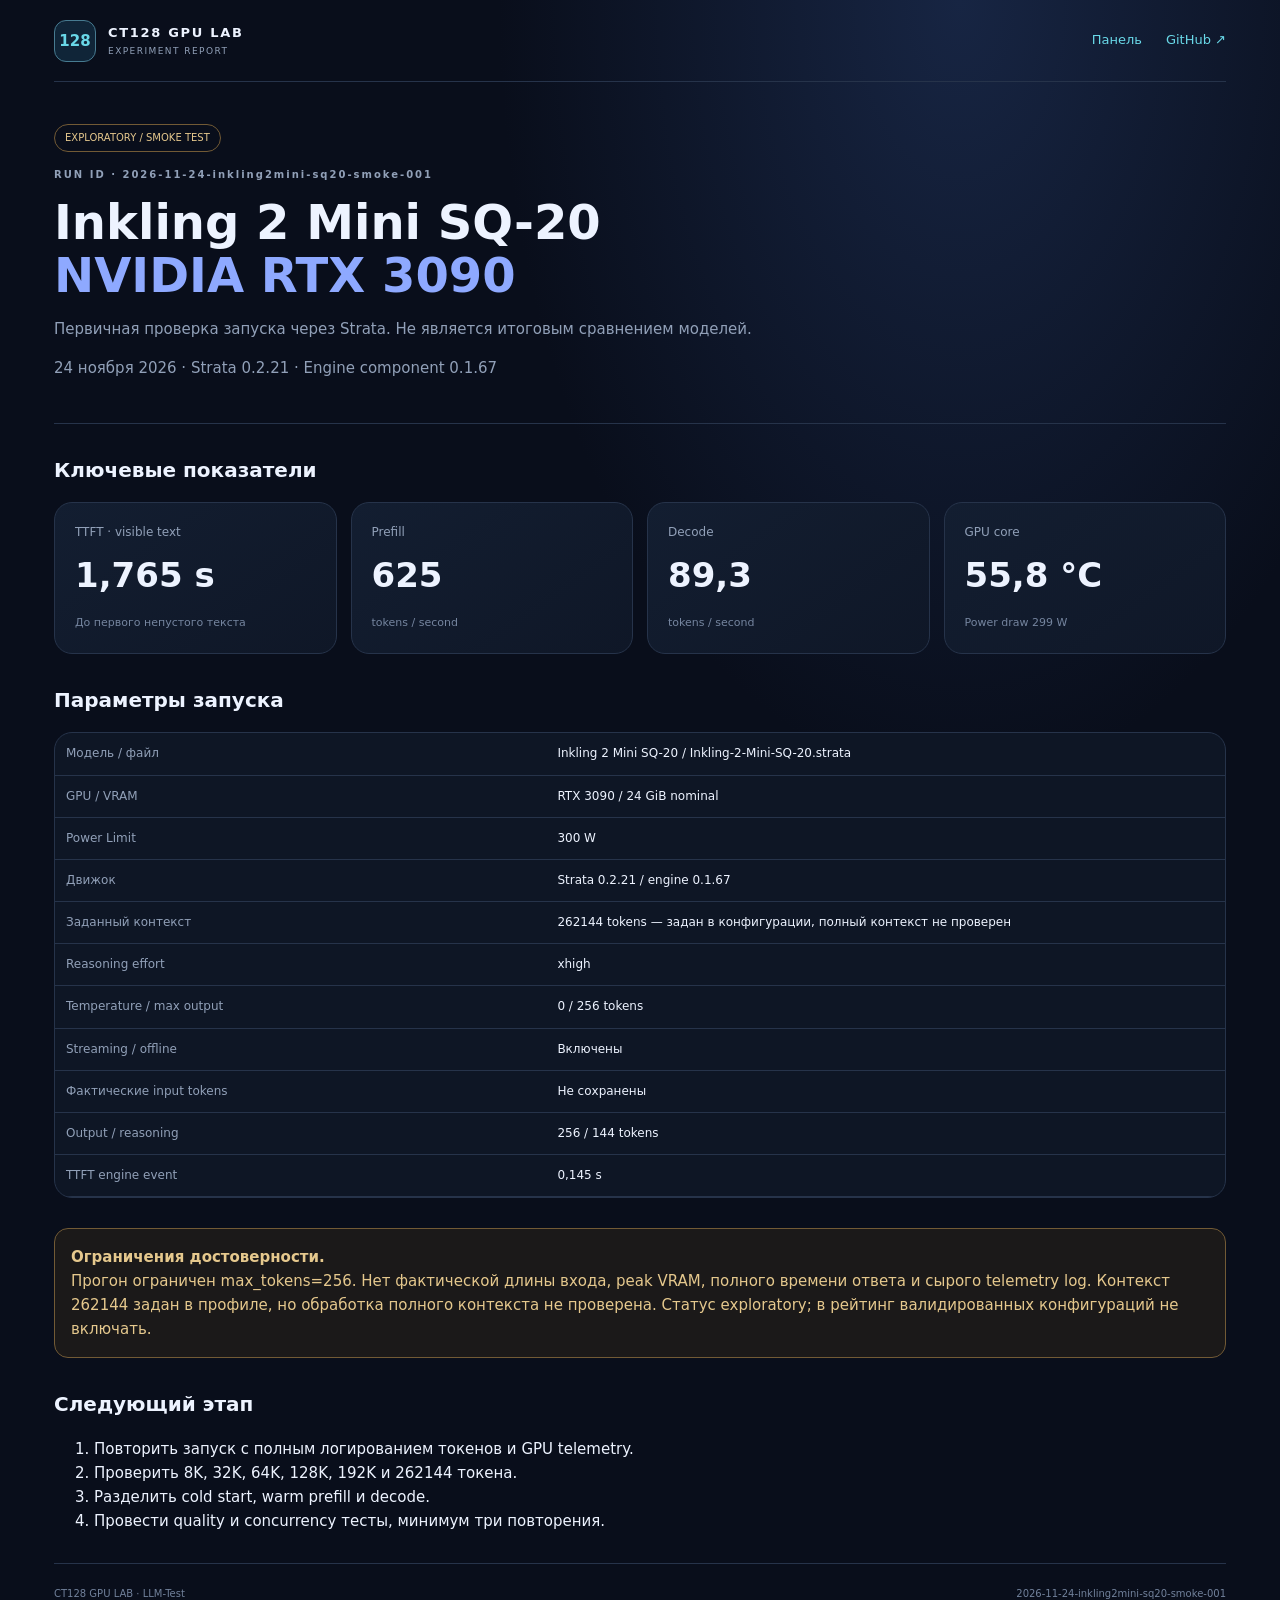
<file: docs/reports/2026/2026-11-24-inkling2mini-sq20-smoke-001.html>
<!doctype html><html lang="ru"><head><meta charset="utf-8"><meta name="viewport" content="width=device-width,initial-scale=1"><title>Inkling 2 Mini SQ-20 · CT128 GPU LAB</title><link rel="stylesheet" href="../../assets/style.css"><style>.report-head{padding:42px 0 28px;border-bottom:1px solid var(--line)}.report-head h1{font-size:clamp(30px,4vw,48px);line-height:1.1;margin:0}.report-head p{color:var(--muted)}.tag{display:inline-block;border:1px solid #725a35;color:#e5c88d;padding:5px 10px;border-radius:30px;font-size:10px;margin-bottom:15px}.section{margin:30px 0}.section h2{font-size:20px}.section table{width:100%;border-collapse:collapse}.section td{border-bottom:1px solid var(--line);padding:11px}.section td:first-child{color:var(--muted);width:42%}.warning{border:1px solid #725a35;background:#33281770;color:#e5c88d;padding:16px;border-radius:14px;margin:22px 0}</style></head><body><div class="shell"><header class="topbar"><a class="brand" href="../../index.html"><span class="brand-mark">128</span><span><strong>CT128 GPU LAB</strong><small>EXPERIMENT REPORT</small></span></a><nav><a href="../../index.html">Панель</a><a href="https://github.com/ZVP-asuai/LLM-Test">GitHub ↗</a></nav></header><main><section class="report-head"><span class="tag">EXPLORATORY / SMOKE TEST</span><p class="eyebrow">RUN ID · 2026-11-24-inkling2mini-sq20-smoke-001</p><h1>Inkling 2 Mini SQ-20<br><span style="color:#8ea9ff">NVIDIA RTX 3090</span></h1><p>Первичная проверка запуска через Strata. Не является итоговым сравнением моделей.</p><p>24 ноября 2026 · Strata 0.2.21 · Engine component 0.1.67</p></section>
<section class="section"><h2>Ключевые показатели</h2><div class="stat-grid"><article class="stat-card"><span class="stat-label">TTFT · visible text</span><strong>1,765 s</strong><small>До первого непустого текста</small></article><article class="stat-card"><span class="stat-label">Prefill</span><strong>625</strong><small>tokens / second</small></article><article class="stat-card"><span class="stat-label">Decode</span><strong>89,3</strong><small>tokens / second</small></article><article class="stat-card"><span class="stat-label">GPU core</span><strong>55,8 °C</strong><small>Power draw 299 W</small></article></div></section>
<section class="section"><h2>Параметры запуска</h2><div class="table-wrap"><table><tbody><tr><td>Модель / файл</td><td>Inkling 2 Mini SQ-20 / Inkling-2-Mini-SQ-20.strata</td></tr><tr><td>GPU / VRAM</td><td>RTX 3090 / 24 GiB nominal</td></tr><tr><td>Power Limit</td><td>300 W</td></tr><tr><td>Движок</td><td>Strata 0.2.21 / engine 0.1.67</td></tr><tr><td>Заданный контекст</td><td>262144 tokens — задан в конфигурации, полный контекст не проверен</td></tr><tr><td>Reasoning effort</td><td>xhigh</td></tr><tr><td>Temperature / max output</td><td>0 / 256 tokens</td></tr><tr><td>Streaming / offline</td><td>Включены</td></tr><tr><td>Фактические input tokens</td><td>Не сохранены</td></tr><tr><td>Output / reasoning</td><td>256 / 144 tokens</td></tr><tr><td>TTFT engine event</td><td>0,145 s</td></tr></tbody></table></div></section>
<div class="warning"><strong>Ограничения достоверности.</strong><br>Прогон ограничен max_tokens=256. Нет фактической длины входа, peak VRAM, полного времени ответа и сырого telemetry log. Контекст 262144 задан в профиле, но обработка полного контекста не проверена. Статус exploratory; в рейтинг валидированных конфигураций не включать.</div>
<section class="section"><h2>Следующий этап</h2><ol><li>Повторить запуск с полным логированием токенов и GPU telemetry.</li><li>Проверить 8K, 32K, 64K, 128K, 192K и 262144 токена.</li><li>Разделить cold start, warm prefill и decode.</li><li>Провести quality и concurrency тесты, минимум три повторения.</li></ol></section></main><footer><span>CT128 GPU LAB · LLM-Test</span><span>2026-11-24-inkling2mini-sq20-smoke-001</span></footer></div></body></html>
</file>
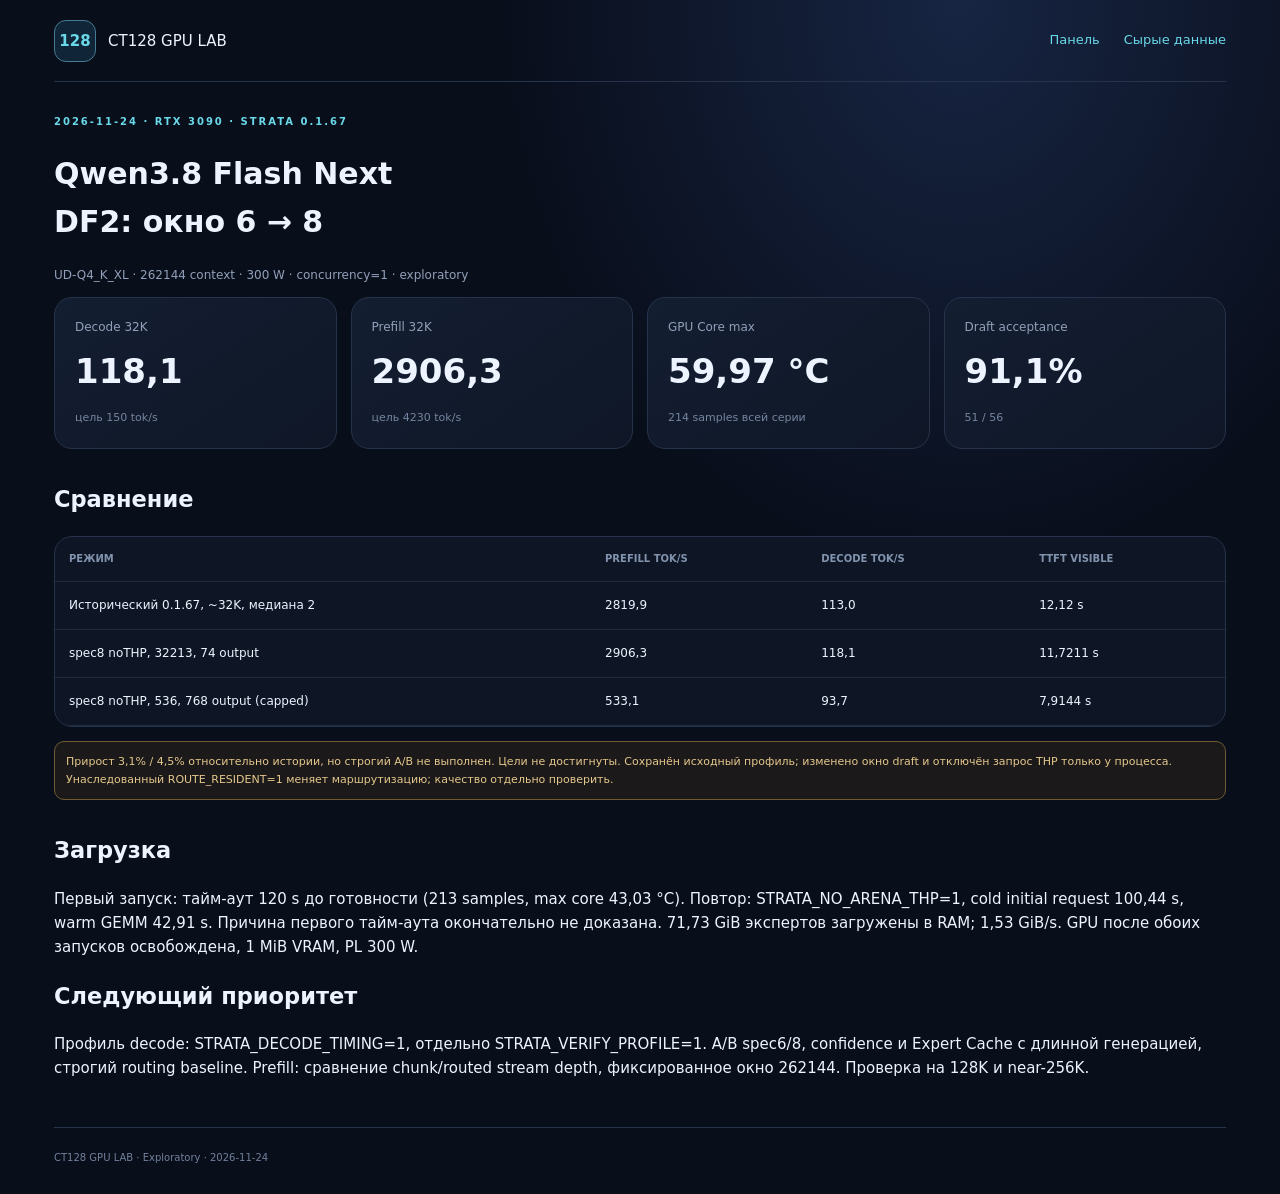
<file: docs/reports/2026/2026-11-24-qwen38-df2-spec8.html>
<!doctype html><html lang="ru"><head><meta charset="utf-8"><meta name="viewport" content="width=device-width,initial-scale=1"><title>Qwen Flash Next — DFlash2 spec8</title><link rel="stylesheet" href="../../assets/style.css"></head><body><div class="shell"><header class="topbar"><a class="brand" href="../../index.html"><span class="brand-mark">128</span><span>CT128 GPU LAB</span></a><nav><a href="../../index.html">Панель</a><a href="https://github.com/ZVP-asuai/LLM-Test/tree/main/benchmarks/raw/2026/2026-11-24-qwen38-df2-spec8/">Сырые данные</a></nav></header><main style="padding:32px 0"><p class="eyebrow">2026-11-24 · RTX 3090 · STRATA 0.1.67</p><h1>Qwen3.8 Flash Next<br>DF2: окно 6 → 8</h1><p class="muted">UD-Q4_K_XL · 262144 context · 300 W · concurrency=1 · exploratory</p><div class="stat-grid"><article class="stat-card"><span class="stat-label">Decode 32K</span><strong>118,1</strong><small>цель 150 tok/s</small></article><article class="stat-card"><span class="stat-label">Prefill 32K</span><strong>2906,3</strong><small>цель 4230 tok/s</small></article><article class="stat-card"><span class="stat-label">GPU Core max</span><strong>59,97 °C</strong><small>214 samples всей серии</small></article><article class="stat-card"><span class="stat-label">Draft acceptance</span><strong>91,1%</strong><small>51 / 56</small></article></div><section style="margin-top:32px"><h2>Сравнение</h2><div class="table-wrap"><table><thead><tr><th>Режим</th><th>Prefill tok/s</th><th>Decode tok/s</th><th>TTFT visible</th></tr></thead><tbody><tr><td>Исторический 0.1.67, ~32K, медиана 2</td><td>2819,9</td><td>113,0</td><td>12,12 s</td></tr><tr><td>spec8 noTHP, 32213, 74 output</td><td>2906,3</td><td>118,1</td><td>11,7211 s</td></tr><tr><td>spec8 noTHP, 536, 768 output (capped)</td><td>533,1</td><td>93,7</td><td>7,9144 s</td></tr></tbody></table></div><p class="notice">Прирост 3,1% / 4,5% относительно истории, но строгий A/B не выполнен. Цели не достигнуты. Сохранён исходный профиль; изменено окно draft и отключён запрос THP только у процесса. Унаследованный ROUTE_RESIDENT=1 меняет маршрутизацию; качество отдельно проверить.</p></section><section style="margin-top:32px"><h2>Загрузка</h2><p>Первый запуск: тайм-аут 120 s до готовности (213 samples, max core 43,03 °C). Повтор: STRATA_NO_ARENA_THP=1, cold initial request 100,44 s, warm GEMM 42,91 s. Причина первого тайм-аута окончательно не доказана. 71,73 GiB экспертов загружены в RAM; 1,53 GiB/s. GPU после обоих запусков освобождена, 1 MiB VRAM, PL 300 W.</p><h2>Следующий приоритет</h2><p>Профиль decode: STRATA_DECODE_TIMING=1, отдельно STRATA_VERIFY_PROFILE=1. A/B spec6/8, confidence и Expert Cache с длинной генерацией, строгий routing baseline. Prefill: сравнение chunk/routed stream depth, фиксированное окно 262144. Проверка на 128K и near-256K.</p></section></main><footer>CT128 GPU LAB · Exploratory · 2026-11-24</footer></div></body></html>
</file>
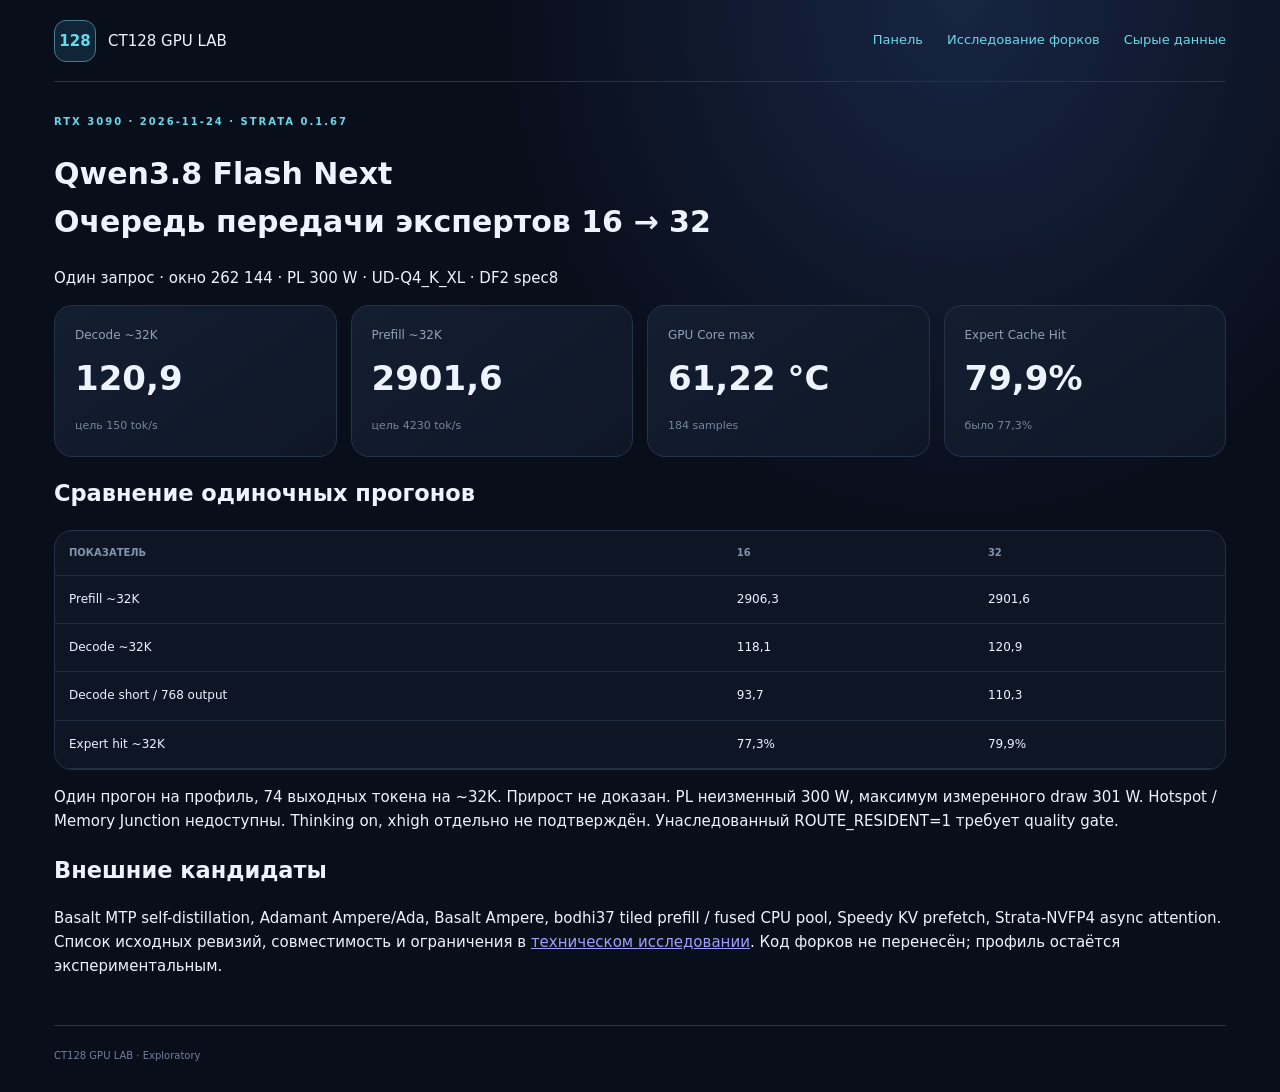
<file: docs/reports/2026/2026-11-24-qwen38-df2-stream32.html>
<!doctype html><html lang="ru"><head><meta charset="utf-8"><meta name="viewport" content="width=device-width,initial-scale=1"><title>Qwen — передача экспертов и исследование форков</title><link rel="stylesheet" href="../../assets/style.css"></head><body><div class="shell"><header class="topbar"><a class="brand" href="../../index.html"><span class="brand-mark">128</span><span>CT128 GPU LAB</span></a><nav><a href="../../index.html">Панель</a><a href="https://github.com/ZVP-asuai/LLM-Test/blob/main/configs/engines/strata/2026-11-24-cross-fork-research.md">Исследование форков</a><a href="https://github.com/ZVP-asuai/LLM-Test/tree/main/benchmarks/raw/2026/2026-11-24-qwen38-df2-stream32/">Сырые данные</a></nav></header><main style="padding:32px 0"><p class="eyebrow">RTX 3090 · 2026-11-24 · STRATA 0.1.67</p><h1>Qwen3.8 Flash Next<br>Очередь передачи экспертов 16 → 32</h1><p>Один запрос · окно 262 144 · PL 300 W · UD-Q4_K_XL · DF2 spec8</p><div class="stat-grid"><article class="stat-card"><span class="stat-label">Decode ~32K</span><strong>120,9</strong><small>цель 150 tok/s</small></article><article class="stat-card"><span class="stat-label">Prefill ~32K</span><strong>2901,6</strong><small>цель 4230 tok/s</small></article><article class="stat-card"><span class="stat-label">GPU Core max</span><strong>61,22 °C</strong><small>184 samples</small></article><article class="stat-card"><span class="stat-label">Expert Cache Hit</span><strong>79,9%</strong><small>было 77,3%</small></article></div><section><h2>Сравнение одиночных прогонов</h2><div class="table-wrap"><table><thead><tr><th>Показатель</th><th>16</th><th>32</th></tr></thead><tbody><tr><td>Prefill ~32K</td><td>2906,3</td><td>2901,6</td></tr><tr><td>Decode ~32K</td><td>118,1</td><td>120,9</td></tr><tr><td>Decode short / 768 output</td><td>93,7</td><td>110,3</td></tr><tr><td>Expert hit ~32K</td><td>77,3%</td><td>79,9%</td></tr></tbody></table></div><p>Один прогон на профиль, 74 выходных токена на ~32K. Прирост не доказан. PL неизменный 300 W, максимум измеренного draw 301 W. Hotspot / Memory Junction недоступны. Thinking on, xhigh отдельно не подтверждён. Унаследованный ROUTE_RESIDENT=1 требует quality gate.</p></section><section><h2>Внешние кандидаты</h2><p>Basalt MTP self-distillation, Adamant Ampere/Ada, Basalt Ampere, bodhi37 tiled prefill / fused CPU pool, Speedy KV prefetch, Strata-NVFP4 async attention. Список исходных ревизий, совместимость и ограничения в <a href="https://github.com/ZVP-asuai/LLM-Test/blob/main/configs/engines/strata/2026-11-24-cross-fork-research.md">техническом исследовании</a>. Код форков не перенесён; профиль остаётся экспериментальным.</p></section></main><footer>CT128 GPU LAB · Exploratory</footer></div></body></html>
</file>
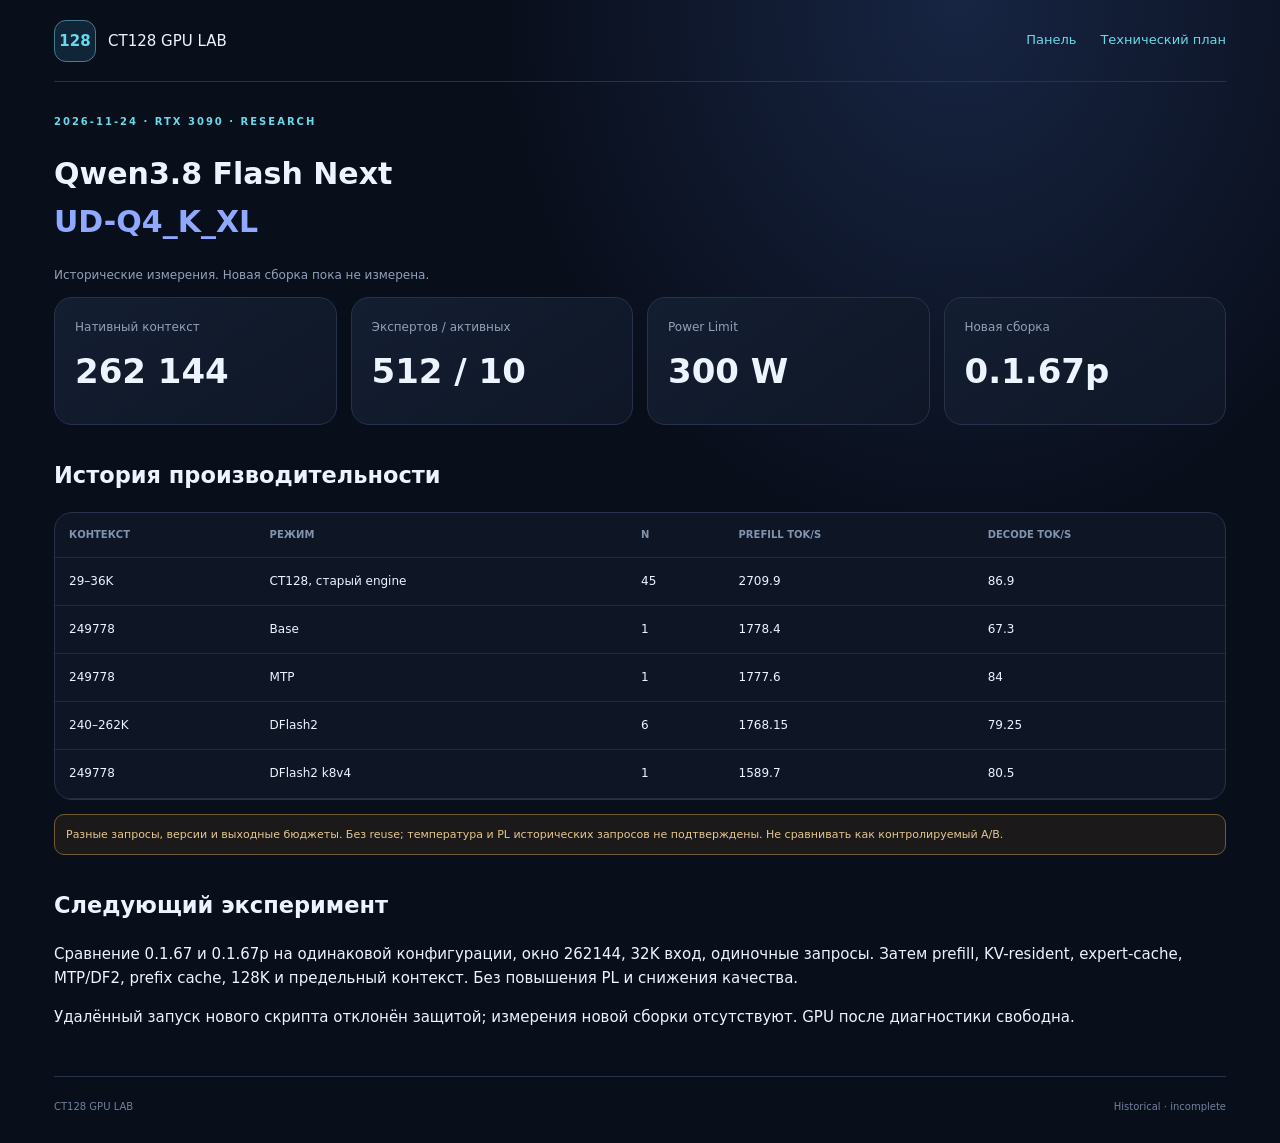
<file: docs/reports/2026/2026-11-24-qwen38-research.html>
<!doctype html><html lang="ru"><head><meta charset="utf-8"><meta name="viewport" content="width=device-width,initial-scale=1"><title>Qwen3.8 Flash Next — исходная инвентаризация</title><link rel="stylesheet" href="../../assets/style.css"></head><body><div class="shell"><header class="topbar"><a class="brand" href="../../index.html"><span class="brand-mark">128</span><span>CT128 GPU LAB</span></a><nav><a href="../../index.html">Панель</a><a href="https://github.com/ZVP-asuai/LLM-Test/blob/main/configs/engines/strata/qwen3.8-flash-next-research.md">Технический план</a></nav></header><main style="padding:32px 0"><p class="eyebrow">2026-11-24 · RTX 3090 · RESEARCH</p><h1>Qwen3.8 Flash Next<br><span style="color:#8ea9ff">UD-Q4_K_XL</span></h1><p class="muted">Исторические измерения. Новая сборка пока не измерена.</p><section class="stat-grid"><article class="stat-card"><span class="stat-label">Нативный контекст</span><strong>262 144</strong></article><article class="stat-card"><span class="stat-label">Экспертов / активных</span><strong>512 / 10</strong></article><article class="stat-card"><span class="stat-label">Power Limit</span><strong>300 W</strong></article><article class="stat-card"><span class="stat-label">Новая сборка</span><strong>0.1.67p</strong></article></section><section style="margin-top:32px"><h2>История производительности</h2><div class="table-wrap"><table><thead><tr><th>Контекст</th><th>Режим</th><th>N</th><th>Prefill tok/s</th><th>Decode tok/s</th></tr></thead><tbody><tr><td>29–36K</td><td>CT128, старый engine</td><td>45</td><td>2709.9</td><td>86.9</td></tr><tr><td>249778</td><td>Base</td><td>1</td><td>1778.4</td><td>67.3</td></tr><tr><td>249778</td><td>MTP</td><td>1</td><td>1777.6</td><td>84</td></tr><tr><td>240–262K</td><td>DFlash2</td><td>6</td><td>1768.15</td><td>79.25</td></tr><tr><td>249778</td><td>DFlash2 k8v4</td><td>1</td><td>1589.7</td><td>80.5</td></tr></tbody></table></div><p class="notice">Разные запросы, версии и выходные бюджеты. Без reuse; температура и PL исторических запросов не подтверждены. Не сравнивать как контролируемый A/B.</p></section><section style="margin-top:32px"><h2>Следующий эксперимент</h2><p>Сравнение 0.1.67 и 0.1.67p на одинаковой конфигурации, окно 262144, 32K вход, одиночные запросы. Затем prefill, KV-resident, expert-cache, MTP/DF2, prefix cache, 128K и предельный контекст. Без повышения PL и снижения качества.</p><p>Удалённый запуск нового скрипта отклонён защитой; измерения новой сборки отсутствуют. GPU после диагностики свободна.</p></section></main><footer><span>CT128 GPU LAB</span><span>Historical · incomplete</span></footer></div></body></html>
</file>
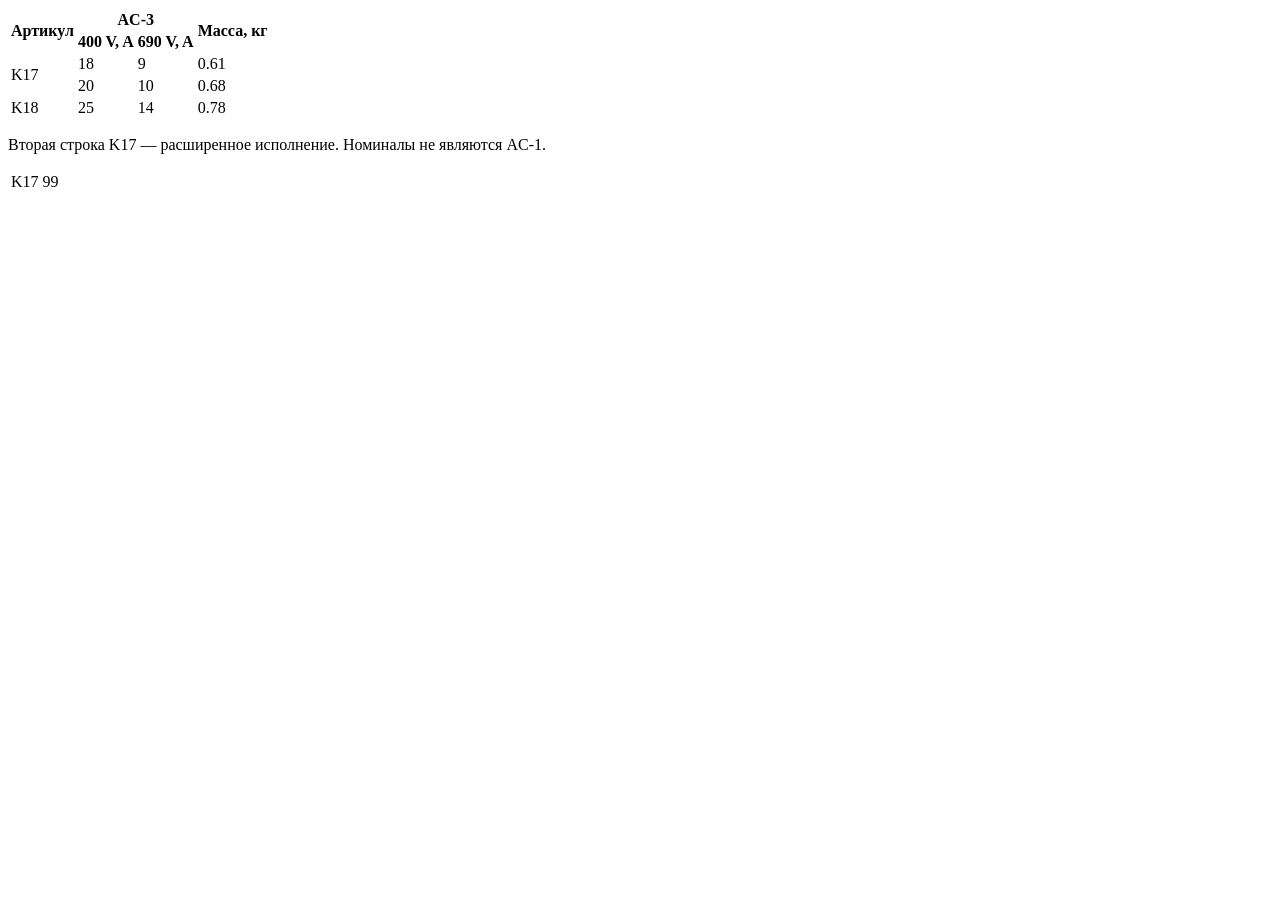
<file: docs/ceb/inputs/fixtures/catalog.html>
<!doctype html><meta charset="utf-8"><title>Учебный каталог</title><table id="spec"><thead><tr><th rowspan="2">Артикул</th><th colspan="2">AC-3</th><th rowspan="2">Масса, кг</th></tr><tr><th>400 V, A</th><th>690 V, A</th></tr></thead><tbody><tr><td rowspan="2">K17</td><td>18</td><td>9</td><td>0.61</td></tr><tr data-option="extended"><td>20</td><td>10</td><td>0.68</td></tr><tr><td>K18</td><td>25</td><td>14</td><td>0.78</td></tr></tbody></table><p>Вторая строка K17 — расширенное исполнение. Номиналы не являются AC-1.</p><table id="ads"><tr><td>K17</td><td>99</td></tr></table>
</file>
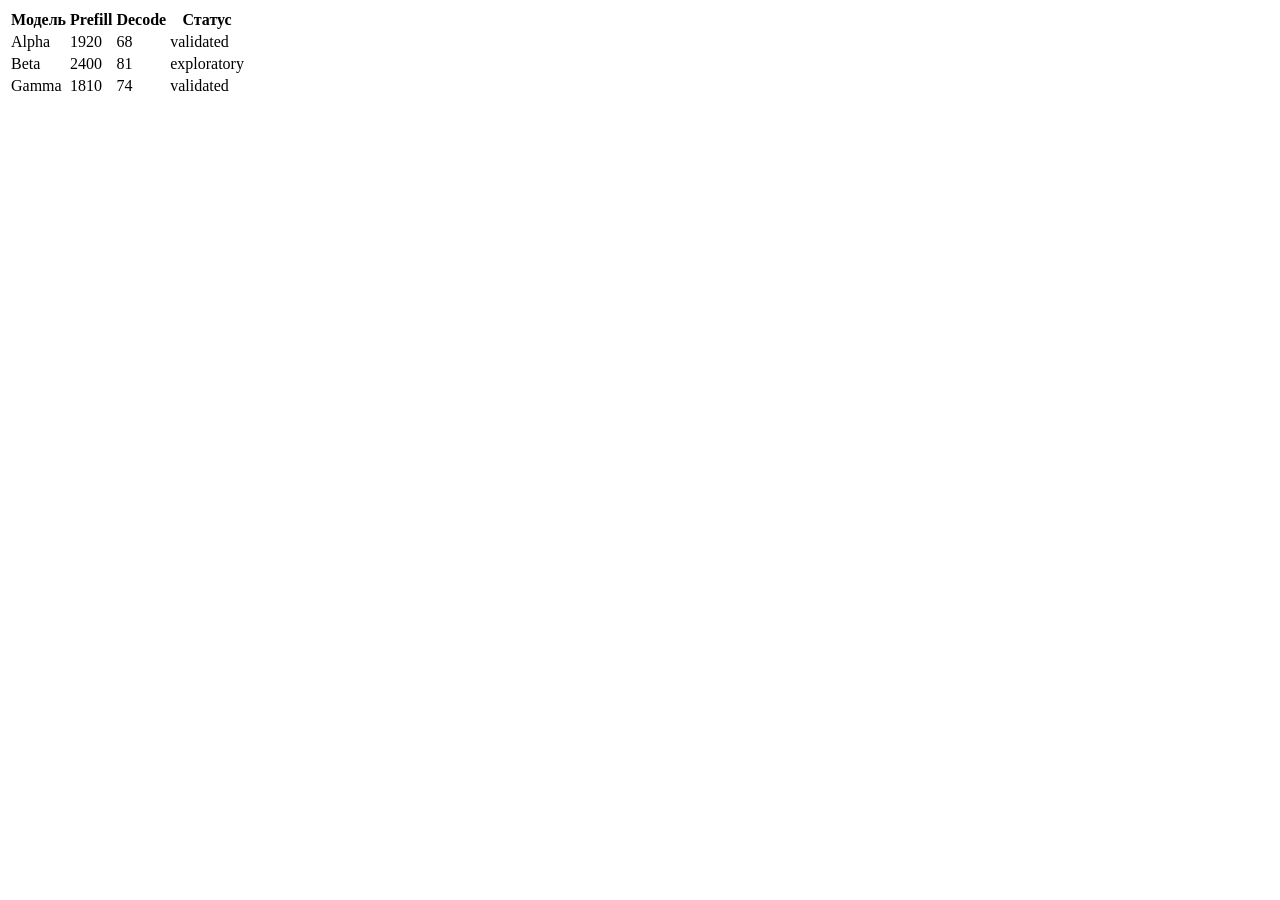
<file: docs/ceb/inputs/fixtures/dashboard-input.html>
<!doctype html><meta charset="utf-8"><title>Лабораторный dashboard</title><style>.hidden{display:none}</style><div id="active"><table><tr><th>Модель</th><th>Prefill</th><th>Decode</th><th>Статус</th></tr><tr><td>Alpha</td><td>1920</td><td>68</td><td>validated</td></tr><tr><td>Beta</td><td>2400</td><td>81</td><td>exploratory</td></tr><tr><td>Gamma</td><td>1810</td><td>74</td><td>validated</td></tr><tr class="hidden"><td>Ghost</td><td>9999</td><td>999</td><td>validated</td></tr></table></div><template id="archived"><table><tr><td>Legacy</td><td>3000</td><td>200</td><td>validated</td></tr></table></template><script type="application/json" id="metadata">{"gpu":"RTX 3090","context":32768,"units":"tok/s"}</script>
</file>
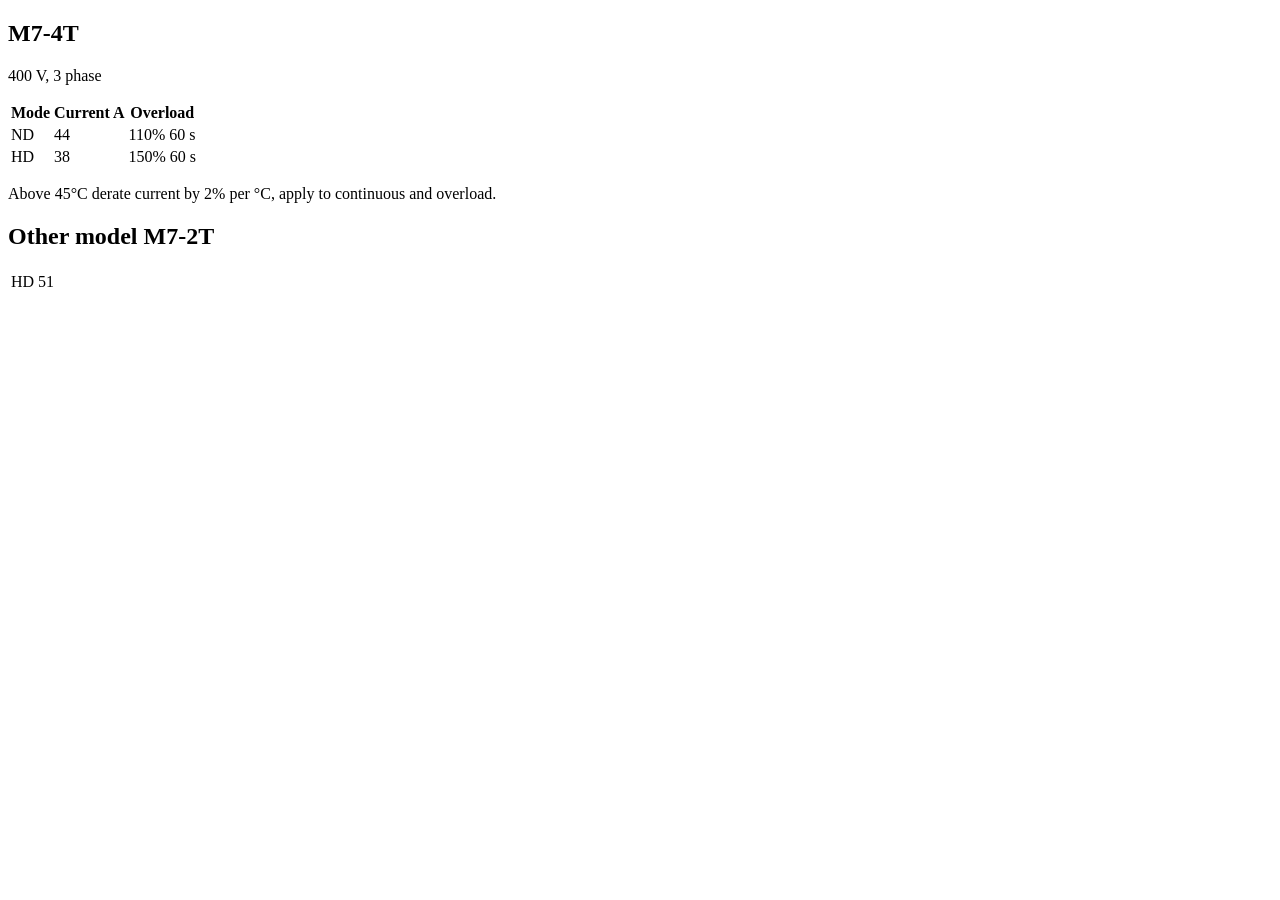
<file: docs/ceb/inputs/fixtures/product-page.html>
<!doctype html><meta charset="utf-8"><title>Drive M7</title><article id="main"><h1>M7-4T</h1><p>400 V, 3 phase</p><table><tr><th>Mode</th><th>Current A</th><th>Overload</th></tr><tr><td>ND</td><td>44</td><td>110% 60 s</td></tr><tr><td>HD</td><td>38</td><td>150% 60 s</td></tr></table><p class="footnote">Above 45°C derate current by 2% per °C, apply to continuous and overload.</p><div class="related"><h2>Other model M7-2T</h2><table><tr><td>HD</td><td>51</td></tr></table></div></article>
</file>
<file: docs/assets/style.css>
:root{color-scheme:dark;--bg:#090e1b;--line:#26334a;--text:#edf3ff;--muted:#91a0b8;--cyan:#69d8e8;--blue:#7899ff;--green:#7bd6ad;--radius:18px}*{box-sizing:border-box}body{margin:0;background:radial-gradient(ellipse at 75% 0%,#172543 0,transparent 34%),var(--bg);color:var(--text);font:15px/1.6 Inter,system-ui,sans-serif}.shell{max-width:1240px;margin:auto;padding:0 34px}.topbar{height:82px;display:flex;align-items:center;justify-content:space-between;border-bottom:1px solid var(--line)}.brand{display:flex;align-items:center;gap:12px;color:var(--text);text-decoration:none}.brand-mark{display:grid;place-items:center;width:42px;height:42px;border:1px solid #477b91;border-radius:12px;color:var(--cyan);font-weight:800;background:#102538}.brand strong{display:block;font-size:13px;letter-spacing:.13em}.brand small{display:block;color:var(--muted);font-size:9px;letter-spacing:.16em}.topbar nav{display:flex;gap:24px}.topbar nav a,.text-link{color:var(--cyan);text-decoration:none;font-size:13px}.hero{min-height:320px;display:flex;align-items:center;justify-content:space-between;padding:45px 5%;border-bottom:1px solid var(--line)}.eyebrow{font-size:10px;letter-spacing:.2em;color:var(--cyan);font-weight:700;margin:0 0 13px}.hero h1{font-size:clamp(38px,5vw,62px);line-height:1.05;letter-spacing:-.055em;margin:0}.hero h1 span{color:#8ea9ff}.hero-copy{max-width:600px;color:#a9b7cb;margin:20px 0}.hero-meta{display:flex;gap:12px;color:var(--muted);font-size:12px}.status-dot{width:8px;height:8px;border-radius:50%;background:var(--green);box-shadow:0 0 14px var(--green)}.hero-orbit{position:relative;width:230px;height:200px;flex:none}.orbit{position:absolute;border:1px solid #38516e;border-radius:50%}.orbit-a{width:220px;height:110px;top:45px;left:0;transform:rotate(-25deg)}.orbit-b{width:160px;height:190px;top:0;left:30px;transform:rotate(42deg)}.core{position:absolute;top:65px;left:77px;width:76px;height:76px;border-radius:24px;display:grid;place-content:center;text-align:center;background:#1b3859;border:1px solid #4c8ba4;color:var(--cyan);font-weight:800;box-shadow:0 0 40px #367b9950}.node{position:absolute;width:9px;height:9px;border-radius:50%;background:var(--cyan)}.node-a{top:45px;left:25px}.node-b{top:145px;right:10px;background:var(--blue)}.node-c{top:15px;right:60px;background:var(--green)}.section-head{display:flex;justify-content:space-between;align-items:end;margin:40px 0 18px}.section-head h2{font-size:23px;margin:0}.muted{font-size:12px;color:var(--muted)}.stat-grid{display:grid;grid-template-columns:repeat(4,1fr);gap:14px}.stat-card,.info-panel,.hardware-card,.latest-panel{background:linear-gradient(145deg,#131e31,#0f1727);border:1px solid var(--line);border-radius:var(--radius)}.stat-card{padding:20px}.stat-label{display:block;color:var(--muted);font-size:12px}.stat-card strong{display:block;font-size:34px;margin:6px 0}.stat-card small{color:#75859f;font-size:11px}.hardware-grid{display:grid;grid-template-columns:repeat(3,1fr);gap:14px}.hardware-card{padding:18px}.hardware-card h3{margin:0 0 4px;font-size:16px}.hardware-card p{margin:0;color:var(--muted);font-size:12px}.hardware-meta{display:flex;justify-content:space-between;border-top:1px solid var(--line);margin-top:14px;padding-top:12px;font-size:11px}.pill{display:inline-flex;padding:3px 9px;border-radius:30px;border:1px solid #355b68;color:var(--cyan);font-size:10px}.latest-panel{padding:22px;display:grid;grid-template-columns:1.2fr 1fr;gap:25px}.latest-title{font-size:18px;margin:0}.latest-sub{font-size:12px;color:var(--muted)}.metric-grid{display:grid;grid-template-columns:repeat(2,1fr);gap:10px}.metric{padding:12px;background:#0b1322;border:1px solid #202d42;border-radius:12px}.metric span{display:block;color:var(--muted);font-size:10px}.metric strong{font-size:22px}.metric em{font-size:10px;color:#8b9bb3;font-style:normal}.notice{margin-top:14px;padding:11px;background:#33281770;border:1px solid #725a35;color:#e5c88d;border-radius:10px;font-size:11px}.bars{display:flex;flex-direction:column;justify-content:center;gap:18px}.bar-row{display:grid;grid-template-columns:70px 1fr 65px;gap:10px;align-items:center;font-size:11px;color:var(--muted)}.bar-track{height:9px;background:#202b40;border-radius:20px;overflow:hidden}.bar-fill{height:100%;background:linear-gradient(90deg,#4e9caf,#7b9bff)}.bar-value{text-align:right;color:var(--text)}.table-wrap{overflow-x:auto;margin-top:15px;border:1px solid var(--line);border-radius:var(--radius);background:#0e1625}table{width:100%;border-collapse:collapse;min-width:760px}th,td{text-align:left;padding:14px;border-bottom:1px solid #202c40;font-size:12px}th{color:#8293ad;font-size:10px;text-transform:uppercase}td a{color:var(--cyan);text-decoration:none}.bottom-grid{display:grid;grid-template-columns:1fr 1fr;gap:14px;margin:34px 0}.info-panel{padding:22px}.info-panel h3{margin:0 0 8px}.info-panel p:not(.eyebrow){font-size:12px;color:var(--muted)}footer{display:flex;justify-content:space-between;gap:15px;border-top:1px solid var(--line);padding:22px 0 28px;color:#71819b;font-size:10px}footer a{color:var(--cyan);text-decoration:none}@media(max-width:800px){.shell{padding:0 18px}.topbar{height:auto;padding:16px 0;gap:16px;align-items:flex-start;flex-direction:column}.hero-orbit{transform:scale(.7);transform-origin:right center;width:160px}.stat-grid{grid-template-columns:repeat(2,1fr)}.hardware-grid{grid-template-columns:repeat(2,1fr)}.latest-panel{grid-template-columns:1fr}.bottom-grid{grid-template-columns:1fr}}@media(max-width:520px){.hero-orbit{display:none}.stat-grid,.hardware-grid{grid-template-columns:1fr}.section-head{align-items:flex-start;flex-direction:column}footer{flex-direction:column}}
</file>
<file: docs/ceb/dashboard.css>
:root{color-scheme:dark;--bg:#0c1422;--panel:#132034;--panel2:#18273b;--line:#2a3d54;--text:#e9f0f8;--muted:#a5b6cb;--blue:#84bbf0;--green:#66c5a7;--amber:#e9bc75;--gray:#93a3b6;--pink:#cf9ecb;--radius:13px}
*{box-sizing:border-box}body{margin:0;background:var(--bg);color:var(--text);font:15px/1.55 system-ui,-apple-system,"Segoe UI",sans-serif}a{color:var(--blue);text-decoration:none}a:hover{text-decoration:underline}button,input,select{font:inherit}button,select,input[type=search]{color:var(--text);background:var(--panel2);border:1px solid var(--line);border-radius:8px;padding:9px 12px}button{cursor:pointer}button:hover{border-color:var(--blue)}button:focus-visible,a:focus-visible,select:focus-visible,input:focus-visible,summary:focus-visible{outline:2px solid var(--blue);outline-offset:3px}.wrap{max-width:1500px;margin:auto;padding:0 32px}.top{border-bottom:1px solid var(--line);background:#101b2c}.top .wrap{min-height:70px;display:flex;align-items:center;justify-content:space-between;gap:22px}.brand{display:flex;align-items:center;gap:12px;color:var(--text);font-weight:700;white-space:nowrap}.mark{border:1px solid #41617d;color:var(--blue);padding:7px 10px;border-radius:9px;font:700 20px/1.2 system-ui}.brand small{display:block;font-size:10px;letter-spacing:1.2px;color:var(--muted)}nav{display:flex;gap:5px;align-items:center;flex-wrap:wrap}nav a{color:var(--muted);padding:10px 13px;border-radius:8px;white-space:nowrap}nav a.active{background:#213b55;color:#b9ddff;font-weight:650}nav a:hover{background:var(--panel2);text-decoration:none}main{padding:32px 0 46px}.eyebrow{font-size:11px;letter-spacing:1.8px;font-weight:750;color:var(--blue);margin:0 0 8px}h1{font-size:clamp(28px,3vw,42px);line-height:1.14;margin:0 0 10px;letter-spacing:-.8px}h2{font-size:20px;margin:0 0 12px;letter-spacing:-.2px}h3{font-size:16px;margin:0 0 8px}p{margin:0 0 10px}.intro{max-width:960px;color:var(--muted);font-size:15px}.meta,.sub{color:var(--muted);font-size:13px}.headrow{display:flex;align-items:flex-start;justify-content:space-between;gap:18px;flex-wrap:wrap}.kpis{display:grid;grid-template-columns:repeat(4,minmax(0,1fr));gap:12px;margin:24px 0}.kpi,.panel{border:1px solid var(--line);border-radius:var(--radius);background:var(--panel)}.kpi{padding:17px 20px}.kpi label{color:var(--muted);display:block;font-size:12px;font-weight:600}.kpi strong{font-size:30px;font-weight:680;letter-spacing:-.9px;display:block;line-height:1.3;font-variant-numeric:tabular-nums}.kpi small{font-size:12px;color:var(--muted)}.panel{padding:20px;margin-bottom:16px;min-width:0}.cols{display:grid;grid-template-columns:1fr 1fr;gap:16px}.notice{padding:13px 16px;border-left:3px solid var(--amber);background:#17263b;color:#e9d9bd;border-radius:0 8px 8px 0;margin:15px 0}.legend{display:flex;align-items:center;gap:14px;flex-wrap:wrap;color:var(--muted);font-size:12px;margin:10px 0 14px}.legend i{width:10px;height:10px;border-radius:2px;display:inline-block;margin-right:5px}.bars{display:grid;gap:9px;margin:12px 0}.barrow{display:grid;grid-template-columns:minmax(125px,185px) 1fr 85px;gap:12px;align-items:center;font-size:13px}.track{display:flex;height:11px;overflow:hidden;border-radius:4px;background:#25354a}.segment{height:100%;min-width:0}.value{text-align:right;font-variant-numeric:tabular-nums;color:var(--muted);font-size:12px}.toolbar{display:flex;flex-wrap:wrap;gap:9px;align-items:center;margin:16px 0}.toolbar label{font-size:12px;color:var(--muted)}.toolbar input[type=search]{flex:1;min-width:180px}.toolbar select{max-width:100%}.scroll{overflow:auto;border:1px solid var(--line);border-radius:9px;max-height:720px}table{width:100%;border-collapse:separate;border-spacing:0;font-size:13px}th,td{text-align:left;padding:12px 11px;border-bottom:1px solid var(--line);vertical-align:middle}th{background:#1c2c42;color:#bfcfe1;font-weight:650;position:sticky;top:0;z-index:1;white-space:nowrap}td{background:var(--panel);font-variant-numeric:tabular-nums}tr:last-child td{border-bottom:0}tr:hover td{background:#17263a}td.task-title{min-width:240px;max-width:360px;font-size:14px;font-weight:600}td.task-title small{display:block;font-weight:400;color:var(--muted);font-size:11px;margin-top:3px}td.method{min-width:240px;max-width:430px;font-size:12px;color:#bdcbdb;line-height:1.55}td.num{white-space:nowrap}td.time{white-space:nowrap;font-weight:600}.muted{color:var(--muted)}.status{display:inline-block;font-size:11px;font-weight:650;border:1px solid var(--line);padding:3px 7px;border-radius:5px;white-space:nowrap}.status.pending{color:var(--amber);border-color:#675536}.status.format{color:var(--gray)}.status.simulation,.status.partial{color:var(--blue);border-color:#45617b}.status.execution,.status.calculation,.status.fields{color:var(--green);border-color:#3b655c}.empty{color:var(--muted);text-align:center;padding:32px 18px!important}.tabs{display:flex;gap:8px;margin:18px 0}.tabs button[aria-pressed=true]{background:#24425e;border-color:#4d7fa9;color:#d8edff}.details{border-top:1px solid var(--line);padding:15px 0 0;margin-top:13px}.detail-row td{padding:0 16px;background:#101b2b}.detail-content{padding:20px 0}.detail-content h4{margin:13px 0 6px;color:#bacce0;font-size:13px}.detail-content pre{font:13px/1.65 ui-monospace,Consolas,monospace;white-space:pre-wrap;overflow-wrap:anywhere;padding:14px;background:#0b1422;border:1px solid var(--line);border-radius:8px;margin:8px 0;max-height:400px;overflow:auto}.detail-content .prompt{font:14px/1.65 system-ui}.detail-content p{max-width:1150px}.detail-content ul{padding-left:19px}.details-grid{display:grid;grid-template-columns:repeat(3,1fr);gap:10px}.detail-item{background:#162438;border:1px solid var(--line);padding:11px;border-radius:8px}.detail-item small{display:block;color:var(--muted);font-size:11px}.detail-item strong{font-size:14px}.task-link{border:0;padding:0;background:transparent;color:var(--blue);text-align:left;font-weight:650;font-size:14px}.task-link:hover{text-decoration:underline}.smallbtn{padding:6px 10px;font-size:12px}.hide{display:none!important}.chart-svg{width:100%;height:auto;min-height:180px}.rank-note{padding:18px 0;color:var(--muted)}.private-load{font-size:13px;border-top:1px solid var(--line);padding-top:14px;margin-top:16px}.private-load input{max-width:100%;margin:8px 0;color:var(--muted)}.private-load input::file-selector-button{font:inherit;padding:7px 11px;border:1px solid var(--line);border-radius:6px;background:var(--panel2);color:var(--text)}footer{border-top:1px solid var(--line);padding:18px 0 30px;color:var(--muted);font-size:12px}footer .wrap{display:flex;gap:18px;justify-content:space-between;flex-wrap:wrap}.source-links{display:flex;gap:15px;flex-wrap:wrap}.metric-label{font-size:12px;color:var(--muted)}.group-heading{font-size:13px;font-weight:650;color:var(--blue)}.auditcols.hide{display:none}.heat{min-width:80px;text-align:center;border-radius:4px;display:block;padding:5px}.sr-only{position:absolute;width:1px;height:1px;overflow:hidden;clip:rect(0,0,0,0)}@media(max-width:850px){.wrap{padding:0 16px}.top .wrap{padding-top:14px;padding-bottom:12px;flex-direction:column;align-items:flex-start;gap:8px}nav a{padding:8px}.cols{grid-template-columns:1fr}.kpis{grid-template-columns:1fr 1fr}.kpi{padding:13px}.kpi strong{font-size:25px}.panel{padding:14px}.details-grid{grid-template-columns:1fr 1fr}.barrow{grid-template-columns:120px 1fr 65px;gap:7px}}@media(max-width:460px){.barrow{grid-template-columns:1fr 60px}.barrow .track{grid-column:1/-1;grid-row:2}.barrow .value{grid-column:2;grid-row:1}.toolbar>*{max-width:100%}.details-grid{grid-template-columns:1fr}.kpi strong{font-size:22px}}@media print{body{background:white;color:black}.top,.toolbar,.tabs,.private-load,button{display:none!important}.panel,.kpi,td,th{background:white;color:black;border-color:#ccc}.meta,.sub,.muted{color:#444}.scroll{max-height:none;overflow:visible}}

.prompt-launch{white-space:pre-wrap;overflow-wrap:anywhere;background:#0b1422;border:1px solid var(--line);border-radius:8px;padding:14px;font:13px/1.6 system-ui;max-height:420px;overflow:auto}.import-row{display:flex;gap:9px;align-items:center;flex-wrap:wrap;border-top:1px solid var(--line);padding:12px 0}#import input[type=file]{max-width:100%;margin:12px 0}#import .meta{white-space:pre-wrap}#import button{margin:4px}#import h3{margin-top:18px}
.detail-item strong{overflow-wrap:anywhere}.import-row button{white-space:normal}.import-row>strong{min-width:170px}
</file>
